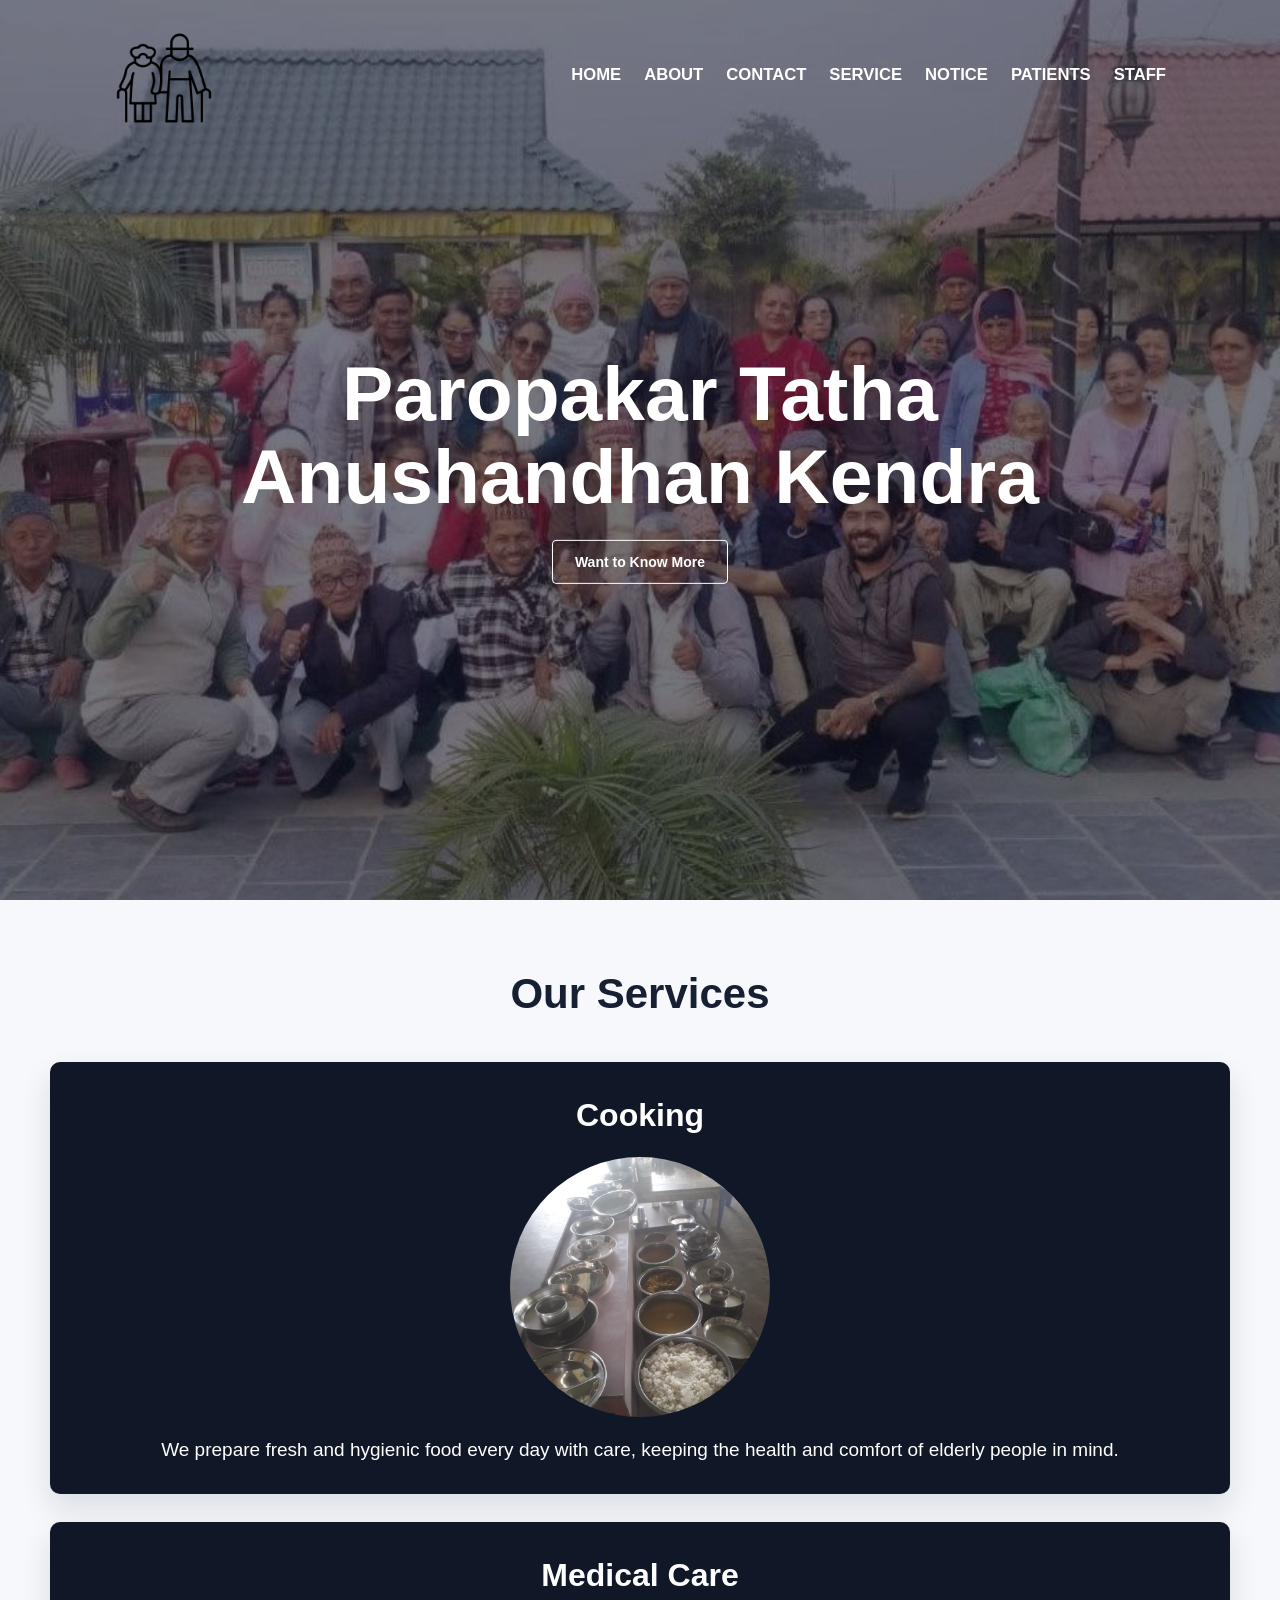
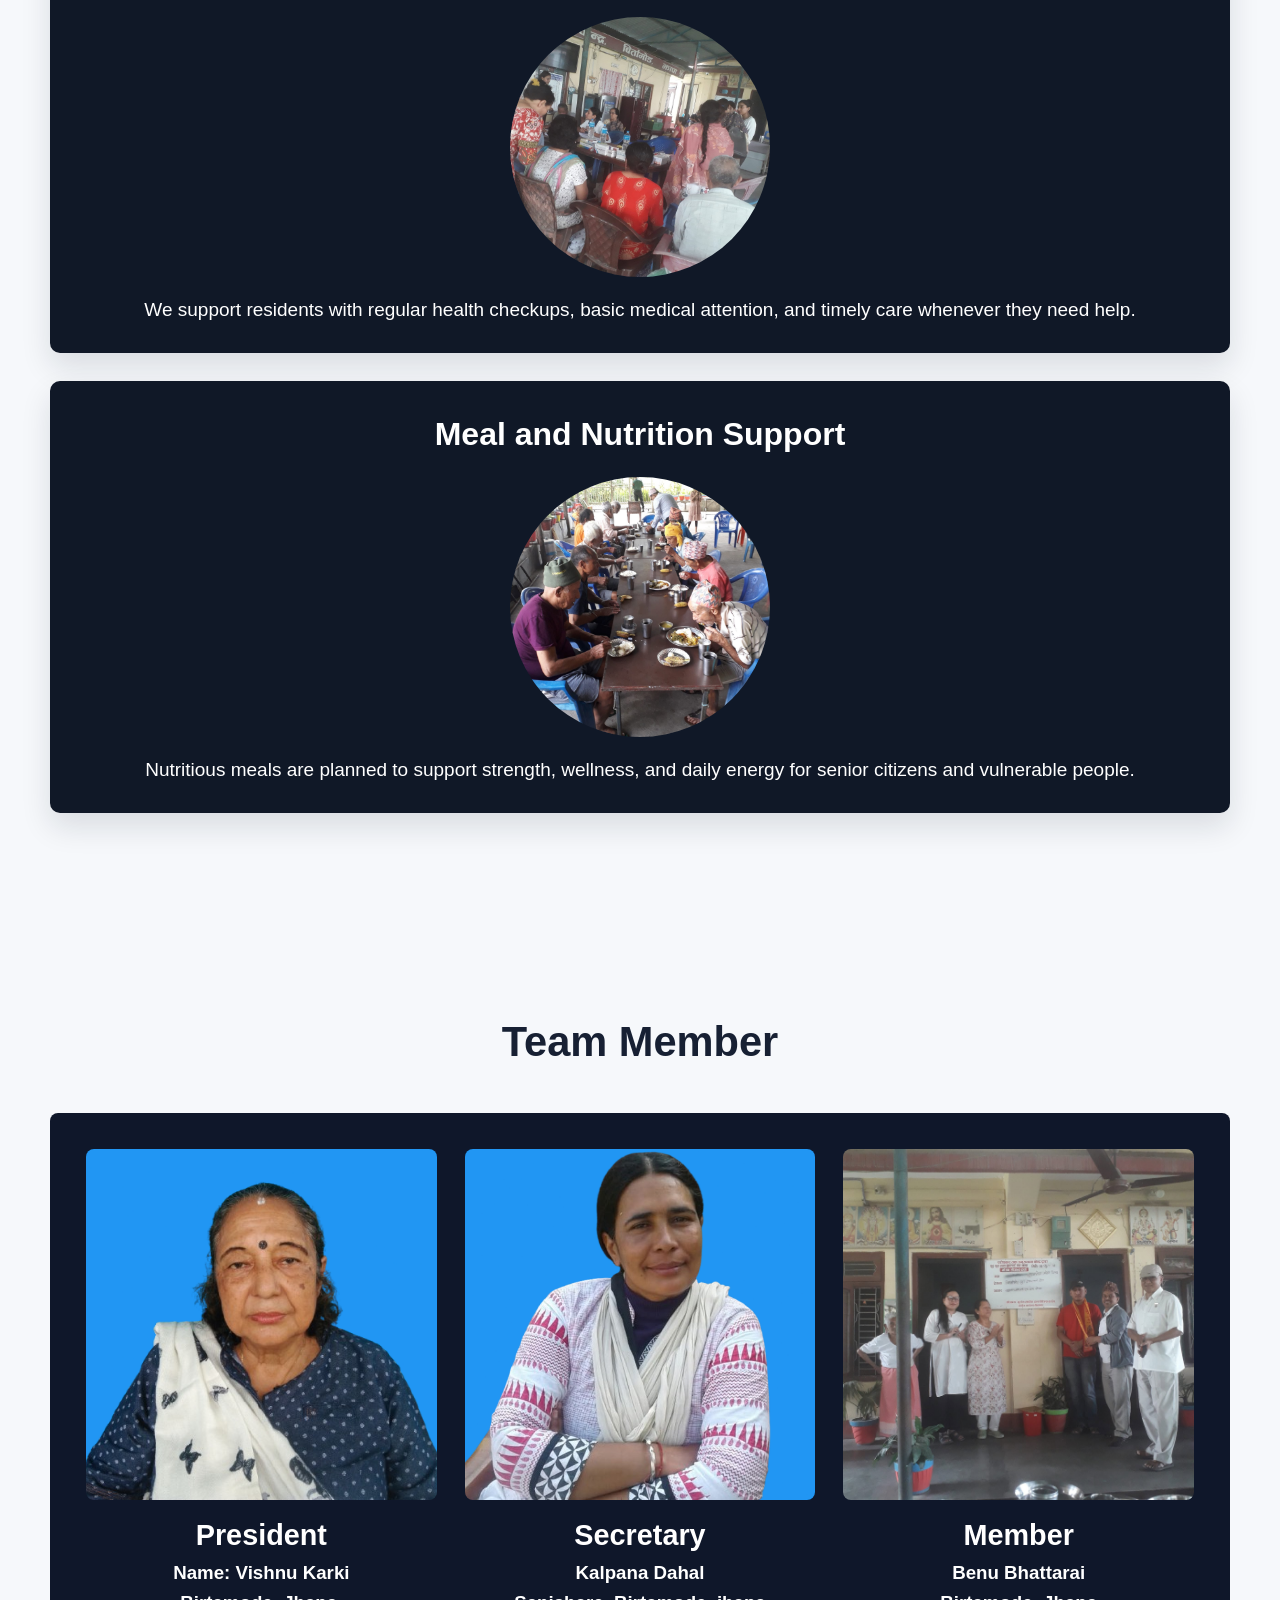
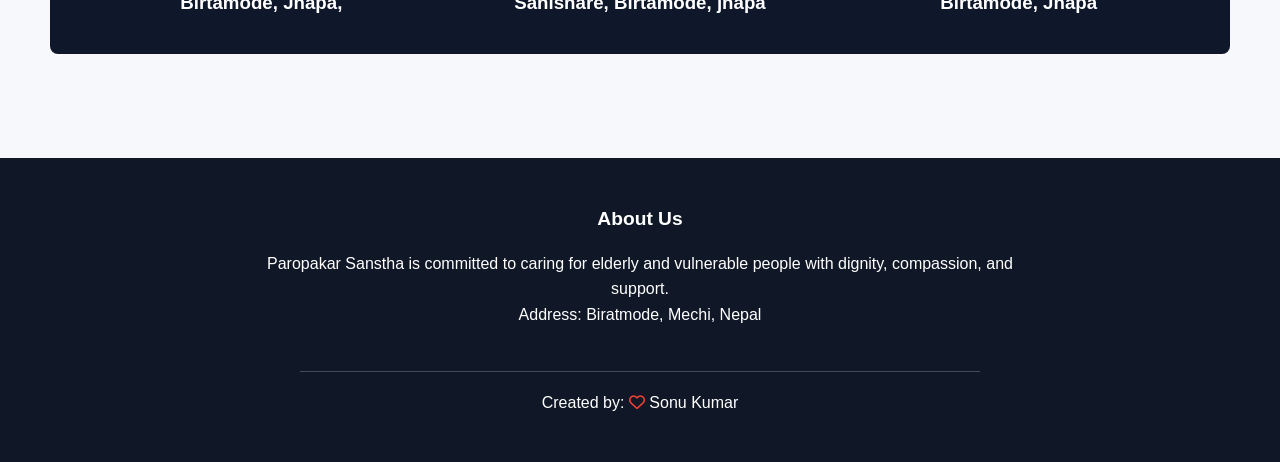
<file: index.html>
<!DOCTYPE html>
<html lang="en">

<head>
    <meta charset="UTF-8">
    <meta name="viewport" content="width=device-width, initial-scale=1.0">
    <title>Paropakar sanstha </title>
    <link rel="stylesheet" href="css/style.css">
    <link rel="preconnect" href="https://fonts.googleapis.com">
    <link rel="stylesheet" href="https://cdn.jsdelivr.net/npm/@fortawesome/fontawesome-free@6.6.0/css/all.min.css">
</head>



<body>
    <!-- <h1>hello how are you </h1> -->
    <section class="header">
        <div class="carousel-slide">
            <img src="images/1.jpg" alt="Paropakar group gathering" class="active">
            <img src="images/2.jpg" alt="Paropakar care activity">
            <img src="images/3.jpg" alt="Paropakar community support">
        </div>

        <nav>
            <a href="index.html"><img src="images/old.png" alt=""></a>
            <div class="nav-links" id="navLinks">
                <i class="fa fa-window-close" onclick="hideMenu()"></i>
                <ul>
                    <li><a href="index.html">HOME</a></li>
                    <li><a href="pages/about.html">ABOUT</a></li>
                    <li><a href="pages/contact.html">CONTACT</a></li>
                    <li><a href="pages/services.html">SERVICE</a></li>
                    <li><a href="pages/notice-period.html">NOTICE</a></li>
                    <li><a href="pages/patients-people.html">PATIENTS</a></li>
                    <li><a href="pages/staff.html">STAFF</a></li>
                </ul>
            </div>
            <i class="fa fa-bars" onclick="showMenu()"></i>
        </nav>


        <div class="text-box">
            <h1>Paropakar Tatha Anushandhan Kendra</h1>

            <div id="moreDetails" style="display:none;">
                <p>We provide care, shelter, medical support, and compassionate services for
                    senior citizens and
                    vulnerable people. Our mission is to create a safe and respectful home for those who need support
                    and dignity.</p>
            </div>
            <a href="#" class="hero-btn" onclick="toggleDetails(event)">Want to Know More</a>

        </div>

    </section>

    <!-- our temp members  -->
    <section class="member">

        <h1>Our Services</h1>

        <div class="row">
            <div class="member-col">
                <h1>Cooking</h1>
                <img src="photos/food1.jpg" alt="Fresh food prepared for residents">
                <p>We prepare fresh and hygienic food every day with care, keeping the health and comfort of elderly
                    people in mind.</p>
            </div>


            <div class="row">
                <div class="member-col">
                    <h1>Medical Care</h1>
                    <!-- <img src="images/old.png" height="62" width="62"> -->
                    <img src="photos/medicalcare.jpg" alt="Medical care support">
                    <p>We support residents with regular health checkups, basic medical attention, and timely care
                        whenever
                        they need help.</p>
                </div>
                <div class="member-col">
                    <h1>Meal and Nutrition Support</h1>
                    <!-- <img src="images/old.png" height="62" width="62"> -->
                    <img src="photos/eating.jpg" alt="Residents receiving meal support">
                    <p>Nutritious meals are planned to support strength, wellness, and daily energy for senior citizens
                        and
                        vulnerable people.</p>
                </div>
            </div>
    </section>

    <section class="team-member">

        <h1>Team Member</h1>
        <div class="team-member-div">
            <div class="team-grid">
                <div class="team-card">
                    <img src="photos/vishnu.png" alt="President Vishnu">
                    <p>President</p>
                    <h3>Name: Vishnu Karki</h3>
                    <h3>Birtamode, Jhapa,</h3>
                </div>
                <div class="team-card">
                    <img src="photos/kalpana.png" alt="Secretary Kalpana">
                    <p>Secretary</p>
                    <h3>Kalpana Dahal</h3>
                    <h3>Sanishare, Birtamode, jhapa</h3>

                </div>
                <div class="team-card">
                    <img src="photos/sewa.jpg" alt="Team member">
                    <p>Member</p>
                    <h3>Benu Bhattarai</h3>
                    <h3>Birtamode, Jhapa</h3>
                </div>
            </div>
        </div>


    </section>


    <section class="campus">



    </section>

    <section class="footer">
        <h4>About Us</h4>
        <p>Paropakar Sanstha is committed to caring for elderly and vulnerable people with dignity, compassion, and
            support. <br>
            Address: Biratmode, Mechi, Nepal
        </p>
        <br>
        <hr>
        <p>Created by: <i class="fa-regular fa-heart"></i> Sonu Kumar</p>
    </section>



    <!-- Javascript script lies here  -->
    <script>
        var navLinks = document.getElementById("navLinks");
        // function for showMenu 
        function showMenu() {
            navLinks.style.right = "0"
        }

        function hideMenu() {
            navLinks.style.right = "-280px"

        }

        function toggleDetails(event) {
            event.preventDefault();
            var details = document.getElementById("moreDetails");
            details.style.display = (details.style.display === "block") ? "none" : "block";
        }

        let slideIndex = 0;
        const slides = document.querySelectorAll('.carousel-slide img');

        function showNextSlide() {
            slides.forEach((slide, index) => {
                slide.classList.toggle('active', index === slideIndex);
            });
            slideIndex = (slideIndex + 1) % slides.length;
        }

        if (slides.length > 0) {
            setInterval(showNextSlide, 4000);
        }
    </script>

</body>

</html>
</file>
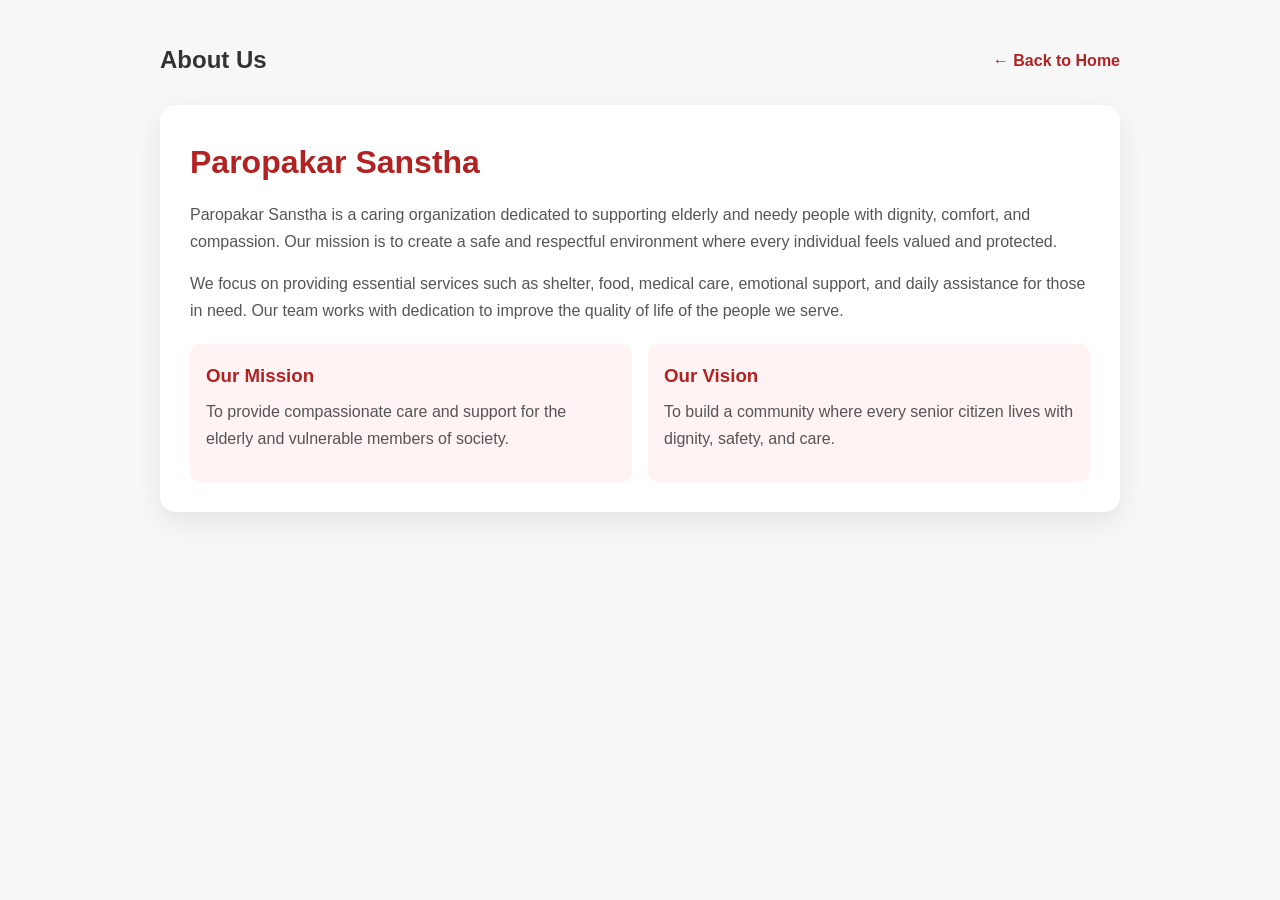
<file: pages/about.html>
<!DOCTYPE html>
<html lang="en">

<head>
    <meta charset="UTF-8">
    <meta name="viewport" content="width=device-width, initial-scale=1.0">
    <title>About Us | Paropakar Sanstha</title>
    <style>
        * {
            box-sizing: border-box;
            margin: 0;
            padding: 0;
            font-family: Arial, sans-serif;
        }

        body {
            background: #f7f7f7;
            color: #333;
            line-height: 1.7;
        }

        .page {
            max-width: 1000px;
            margin: 0 auto;
            padding: 40px 20px 60px;
        }

        .topbar {
            display: flex;
            justify-content: space-between;
            align-items: center;
            margin-bottom: 24px;
        }

        .topbar a {
            text-decoration: none;
            color: #b22222;
            font-weight: bold;
        }

        .card {
            background: #fff;
            border-radius: 16px;
            padding: 30px;
            box-shadow: 0 10px 28px rgba(0, 0, 0, 0.08);
        }

        .card h1 {
            color: #b22222;
            margin-bottom: 12px;
            font-size: 32px;
        }

        .card p {
            margin-bottom: 14px;
            color: #555;
        }

        .highlights {
            display: grid;
            grid-template-columns: repeat(2, 1fr);
            gap: 16px;
            margin-top: 20px;
        }

        .highlights div {
            background: #fff3f3;
            padding: 16px;
            border-radius: 10px;
        }

        .highlights h3 {
            margin-bottom: 6px;
            color: #b22222;
        }

        @media (max-width: 768px) {
            .page {
                padding: 24px 14px 44px;
            }

            .topbar {
                align-items: flex-start;
                flex-direction: column;
                gap: 8px;
            }

            .card {
                padding: 22px 16px;
                border-radius: 10px;
            }

            .card h1 {
                font-size: 28px;
                line-height: 1.2;
            }

            .highlights {
                grid-template-columns: 1fr;
            }
        }
    </style>
</head>

<body>
    <div class="page">
        <div class="topbar">
            <h2>About Us</h2>
            <a href="../index.html">&larr; Back to Home</a>
        </div>

        <div class="card">
            <h1>Paropakar Sanstha</h1>
            <p>Paropakar Sanstha is a caring organization dedicated to supporting elderly and needy people with dignity,
                comfort, and compassion. Our mission is to create a safe and respectful environment where every
                individual feels valued and protected.</p>
            <p>We focus on providing essential services such as shelter, food, medical care, emotional support, and
                daily assistance for those in need. Our team works with dedication to improve the quality of life of the
                people we serve.</p>

            <div class="highlights">
                <div>
                    <h3>Our Mission</h3>
                    <p>To provide compassionate care and support for the elderly and vulnerable members of society.</p>
                </div>
                <div>
                    <h3>Our Vision</h3>
                    <p>To build a community where every senior citizen lives with dignity, safety, and care.</p>
                </div>
            </div>
        </div>
    </div>
</body>

</html>
</file>
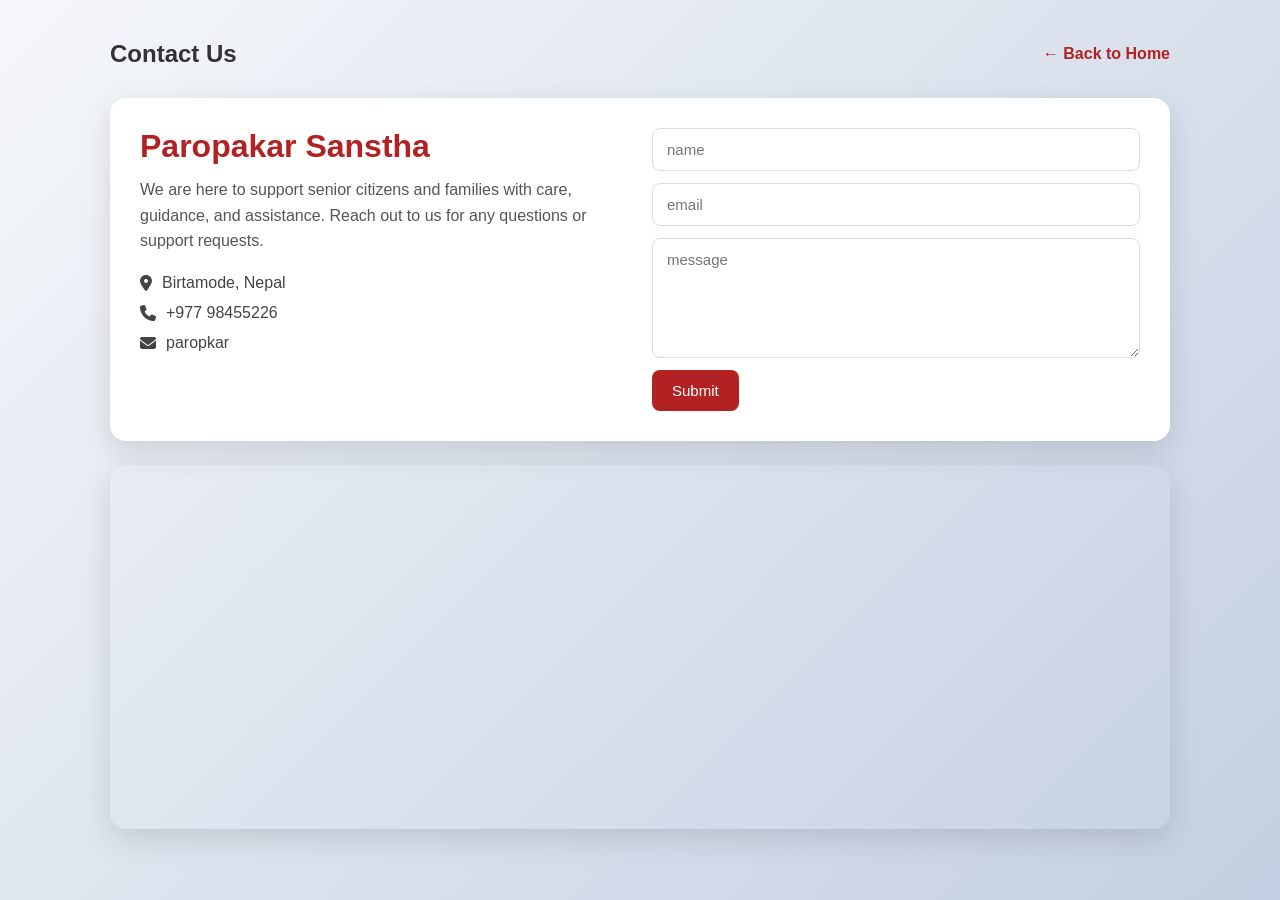
<file: pages/contact.html>
<!DOCTYPE html>
<html lang="en">

<head>
    <meta charset="UTF-8">
    <meta name="viewport" content="width=device-width, initial-scale=1.0">
    <title>Contact Us | Paropakar Sanstha</title>
    <link rel="stylesheet" href="https://cdn.jsdelivr.net/npm/@fortawesome/fontawesome-free@6.6.0/css/all.min.css">
    <style>
        * {
            box-sizing: border-box;
            margin: 0;
            padding: 0;
            font-family: Arial, sans-serif;
        }

        body {
            background: linear-gradient(135deg, #f5f7fa, #c3cfe2);
            color: #333;
            min-height: 100vh;
        }

        .page {
            max-width: 1100px;
            margin: 0 auto;
            padding: 40px 20px 60px;
        }

        .topbar {
            display: flex;
            justify-content: space-between;
            align-items: center;
            margin-bottom: 30px;
        }

        .topbar a {
            text-decoration: none;
            color: #b22222;
            font-weight: bold;
        }

        .contact-card {
            display: grid;
            grid-template-columns: 1fr 1fr;
            gap: 24px;
            background: #fff;
            border-radius: 16px;
            padding: 30px;
            box-shadow: 0 10px 30px rgba(0, 0, 0, 0.12);
        }

        .info h1 {
            font-size: 32px;
            margin-bottom: 12px;
            color: #b22222;
        }

        .info p {
            margin-bottom: 16px;
            line-height: 1.6;
            color: #555;
        }

        .details {
            display: flex;
            flex-direction: column;
            gap: 12px;
            margin-top: 20px;
        }

        .details div {
            display: flex;
            align-items: center;
            gap: 10px;
            color: #444;
        }

        form {
            display: flex;
            flex-direction: column;
            gap: 12px;
        }

        form input,
        form textarea {
            width: 100%;
            padding: 12px 14px;
            border: 1px solid #ddd;
            border-radius: 8px;
            font-size: 15px;
        }

        form textarea {
            min-height: 120px;
            resize: vertical;
        }

        button {
            width: fit-content;
            padding: 12px 20px;
            border: none;
            border-radius: 8px;
            background: #b22222;
            color: #fff;
            cursor: pointer;
            font-size: 15px;
        }

        button:hover {
            background: #8f1919;
        }

        @media (max-width: 768px) {
            .page {
                padding: 24px 14px 44px;
            }

            .topbar {
                align-items: flex-start;
                flex-direction: column;
                gap: 8px;
            }

            .contact-card {
                padding: 22px 16px;
                border-radius: 10px;
            }

            .contact-card {
                grid-template-columns: 1fr;
            }

            .info h1 {
                font-size: 28px;
            }

            button {
                width: 100%;
            }
        }
    </style>
</head>

<body>
    <div class="page">
        <div class="topbar">
            <h2>Contact Us</h2>
            <a href="../index.html">&larr; Back to Home</a>
        </div>

        <div class="contact-card">
            <div class="info">
                <h1>Paropakar Sanstha</h1>
                <p>We are here to support senior citizens and families with care, guidance, and assistance. Reach out to
                    us for any questions or support requests.</p>

                <div class="details">
                    <div><i class="fa-solid fa-location-dot"></i> <span>Birtamode, Nepal</span></div>
                    <div><i class="fa-solid fa-phone"></i> <span>+977 98455226</span></div>
                    <div><i class="fa-solid fa-envelope"></i> <span>paropkar</span></div>
                </div>
            </div>

            <form id="form" action="https://api.web3forms.com/submit" method="POST">
                <input type="hidden" name="access_key" value="e3a20ef6-8d07-4634-ad1c-518a09204441">
                <input type="text" placeholder="name" name="name" required>
                <input type="email" placeholder="email" name="email" required>
                <textarea name="message" placeholder="message" required></textarea>
                <button type="submit">Submit</button>
            </form>
        </div>

        <div style="margin-top: 24px; border-radius: 16px; overflow: hidden; box-shadow: 0 10px 30px rgba(0,0,0,0.12);">
            <iframe
                src="https://www.google.com/maps/embed?pb=!1m14!1m8!1m3!1d7132.732744082204!2d87.98944342750853!3d26.636749607570408!3m2!1i1024!2i768!4f13.1!3m3!1m2!1s0x39e5bb82ddd53e75%3A0x3573d0379745b115!2sParopakar%20Tatha%20Anusandhan%20Kendra!5e0!3m2!1sen!2snp!4v1783149695167!5m2!1sen!2snp%22%20width=%22600%22%20height=%22450%22%20style=%22border:0;%22%20allowfullscreen=%22%22%20loading=%22lazy%22%20referrerpolicy=%22strict-origin-when-cross-origin"
                width="100%" height="360" style="border:0;" loading="lazy" referrerpolicy="no-referrer-when-downgrade"
                title="Paropakar Sanstha location">
            </iframe>
        </div>
    </div>
    <script>
        const form = document.getElementById('form');
        const submitBtn = form.querySelector('button[type="submit"]');

        form.addEventListener('submit', async (e) => {
            e.preventDefault();

            const formData = new FormData(form);
            formData.append("access_key", "e3a20ef6-8d07-4634-ad1c-518a09204441");

            const originalText = submitBtn.textContent;

            submitBtn.textContent = "Sending...";
            submitBtn.disabled = true;

            try {
                const response = await fetch("https://api.web3forms.com/submit", {
                    method: "POST",
                    body: formData
                });

                const data = await response.json();

                if (response.ok) {
                    alert("Success! Your message has been sent.");
                    form.reset();
                } else {
                    alert("Error: " + data.message);
                }

            } catch (error) {
                alert("Something went wrong. Please try again.");
            } finally {
                submitBtn.textContent = originalText;
                submitBtn.disabled = false;
            }
        });
    </script>
</body>


</html>
</file>
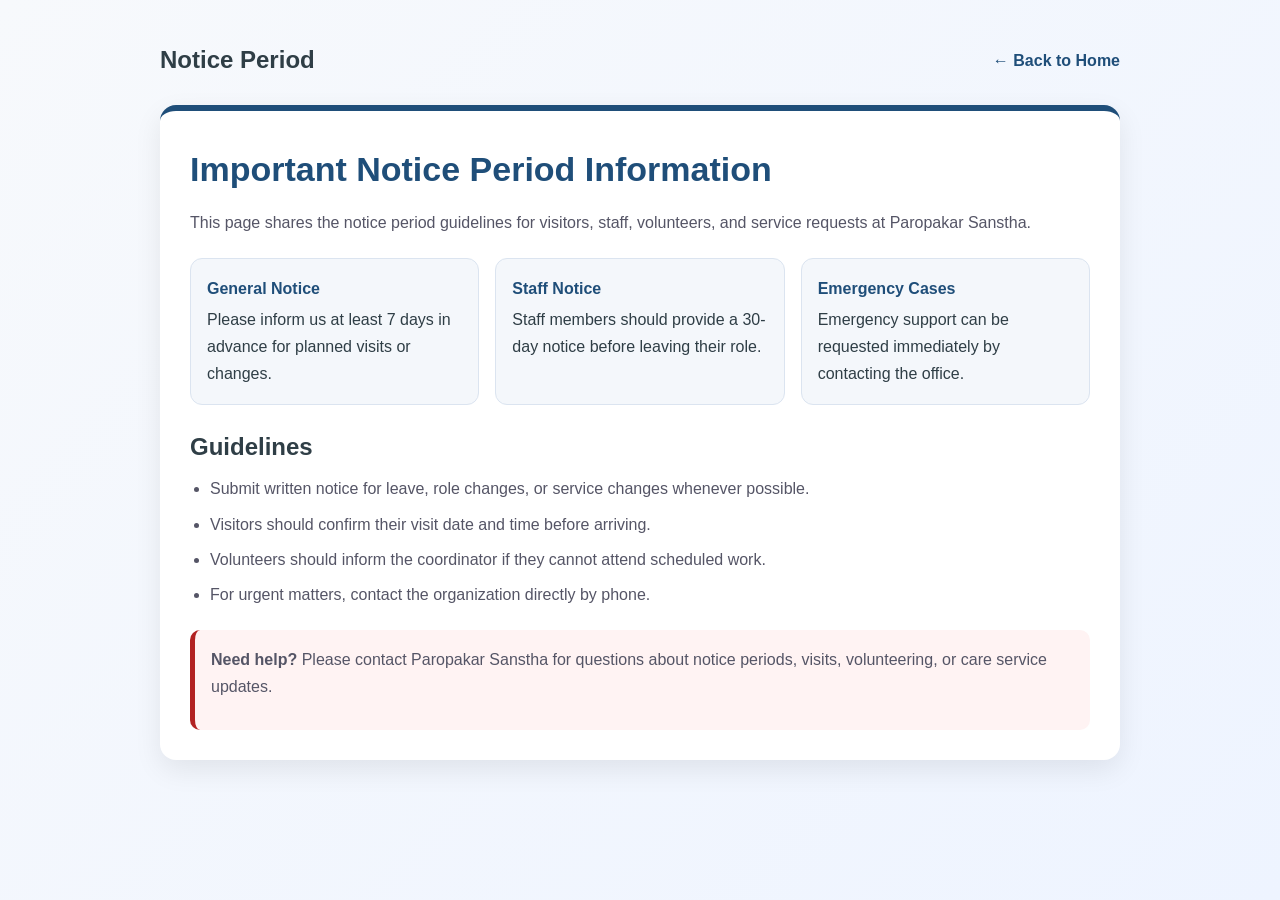
<file: pages/notice-period.html>
<!DOCTYPE html>
<html lang="en">

<head>
    <meta charset="UTF-8">
    <meta name="viewport" content="width=device-width, initial-scale=1.0">
    <title>Notice Period | Paropakar Sanstha</title>
    <style>
        * {
            box-sizing: border-box;
            margin: 0;
            padding: 0;
            font-family: Arial, sans-serif;
        }

        body {
            background: linear-gradient(135deg, #f7f9fc, #eef4ff);
            color: #2f3e46;
            line-height: 1.7;
            min-height: 100vh;
        }

        .page {
            max-width: 1000px;
            margin: 0 auto;
            padding: 40px 20px 60px;
        }

        .topbar {
            display: flex;
            justify-content: space-between;
            align-items: center;
            gap: 16px;
            margin-bottom: 24px;
        }

        .topbar a {
            text-decoration: none;
            color: #1f4e79;
            font-weight: bold;
        }

        .notice-card {
            background: #fff;
            border-radius: 16px;
            padding: 30px;
            box-shadow: 0 10px 28px rgba(0, 0, 0, 0.08);
            border-top: 6px solid #1f4e79;
        }

        .notice-card h1 {
            color: #1f4e79;
            font-size: 34px;
            margin-bottom: 10px;
        }

        .notice-card p {
            color: #556;
            margin-bottom: 14px;
        }

        .notice-info {
            display: grid;
            grid-template-columns: repeat(3, 1fr);
            gap: 16px;
            margin: 22px 0;
        }

        .info-box {
            background: #f4f7fb;
            border: 1px solid #dbe4f0;
            border-radius: 12px;
            padding: 16px;
        }

        .info-box strong {
            display: block;
            color: #1f4e79;
            margin-bottom: 4px;
        }

        .notice-list {
            padding-left: 20px;
            color: #556;
            margin-top: 8px;
        }

        .notice-list li {
            margin-bottom: 8px;
        }

        .contact-note {
            margin-top: 22px;
            padding: 16px;
            border-left: 5px solid #b22222;
            background: #fff3f3;
            border-radius: 10px;
        }

        @media (max-width: 768px) {
            .page {
                padding: 24px 14px 44px;
            }

            .topbar {
                align-items: flex-start;
                flex-direction: column;
            }

            .notice-card {
                padding: 22px 16px;
                border-radius: 10px;
            }

            .notice-info {
                grid-template-columns: 1fr;
            }

            .notice-card h1 {
                font-size: 28px;
            }
        }
    </style>
</head>

<body>
    <div class="page">
        <div class="topbar">
            <h2>Notice Period</h2>
            <a href="../index.html">&larr; Back to Home</a>
        </div>

        <div class="notice-card">
            <h1>Important Notice Period Information</h1>
            <p>This page shares the notice period guidelines for visitors, staff, volunteers, and service requests at
                Paropakar Sanstha.</p>

            <div class="notice-info">
                <div class="info-box">
                    <strong>General Notice</strong>
                    <span>Please inform us at least 7 days in advance for planned visits or changes.</span>
                </div>
                <div class="info-box">
                    <strong>Staff Notice</strong>
                    <span>Staff members should provide a 30-day notice before leaving their role.</span>
                </div>
                <div class="info-box">
                    <strong>Emergency Cases</strong>
                    <span>Emergency support can be requested immediately by contacting the office.</span>
                </div>
            </div>

            <h2>Guidelines</h2>
            <ul class="notice-list">
                <li>Submit written notice for leave, role changes, or service changes whenever possible.</li>
                <li>Visitors should confirm their visit date and time before arriving.</li>
                <li>Volunteers should inform the coordinator if they cannot attend scheduled work.</li>
                <li>For urgent matters, contact the organization directly by phone.</li>
            </ul>

            <div class="contact-note">
                <p><strong>Need help?</strong> Please contact Paropakar Sanstha for questions about notice periods,
                    visits, volunteering, or care service updates.</p>
            </div>
        </div>
    </div>
</body>

</html>
</file>
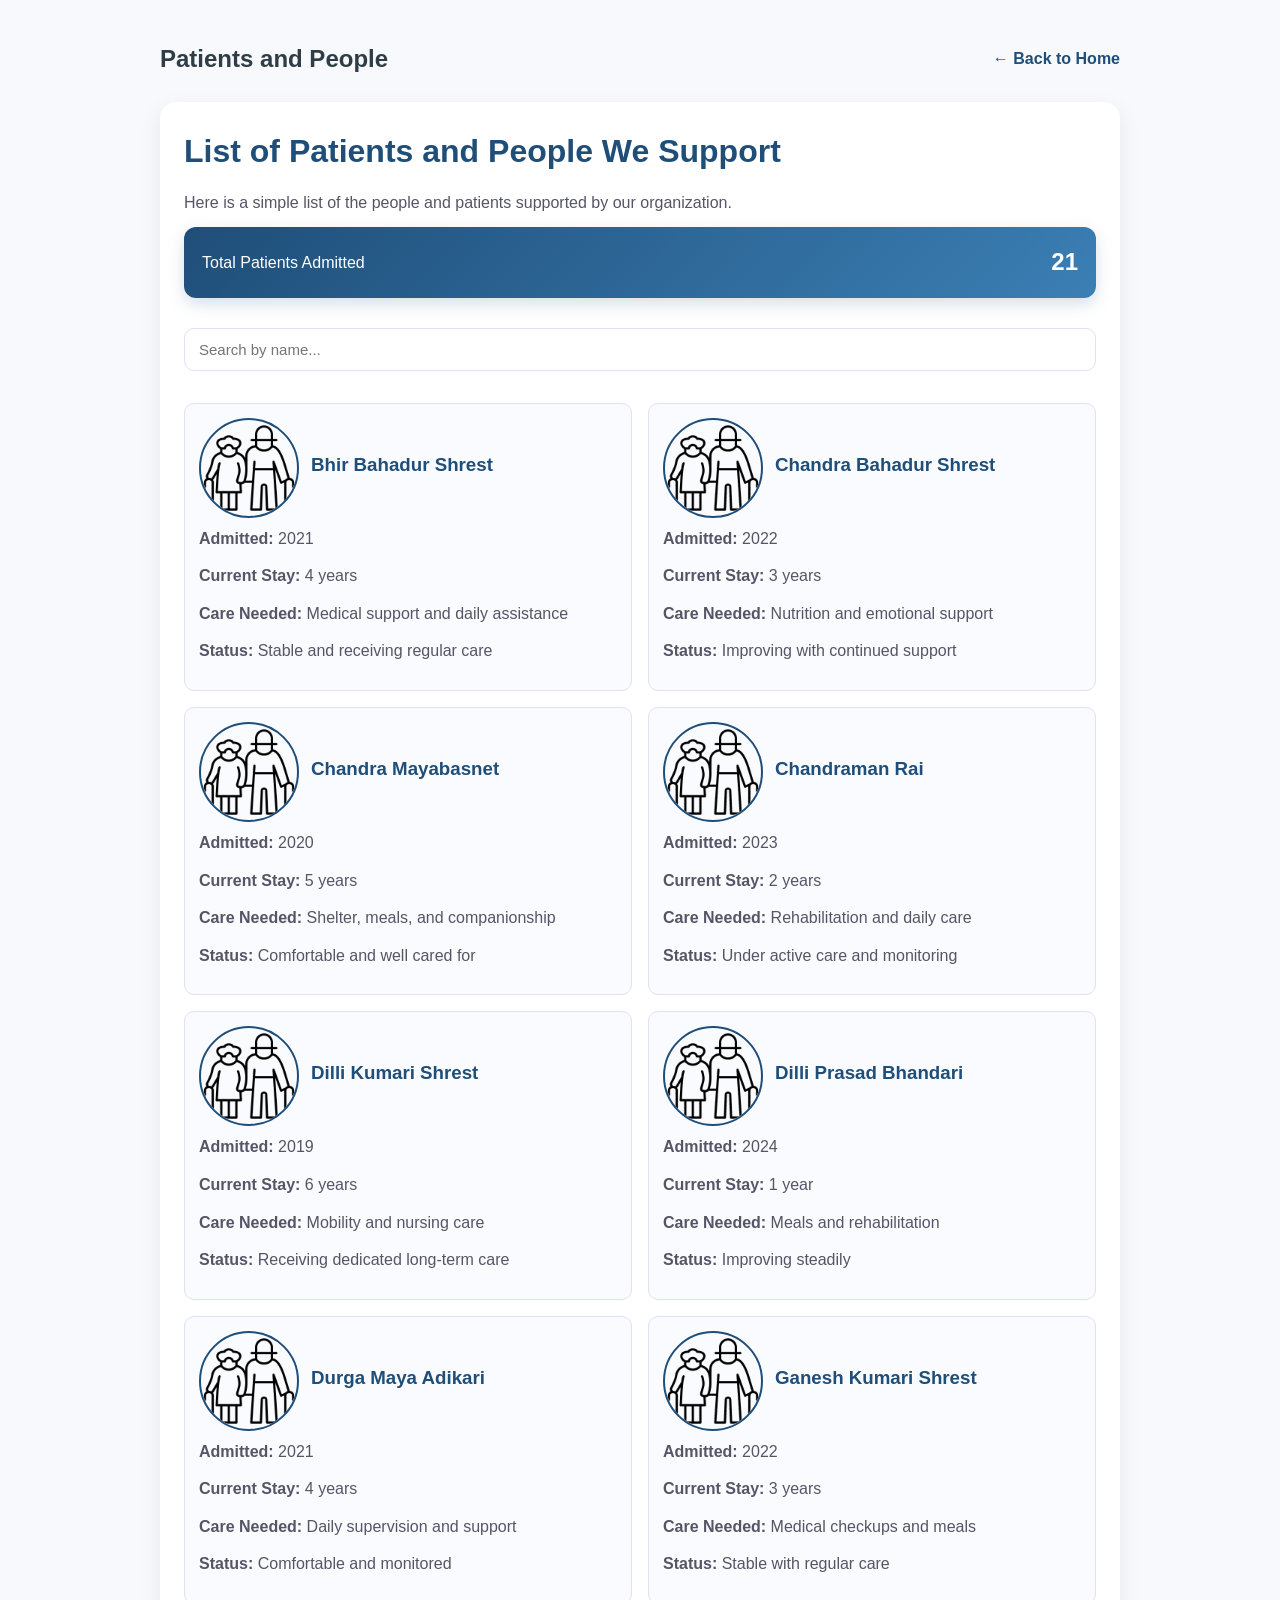
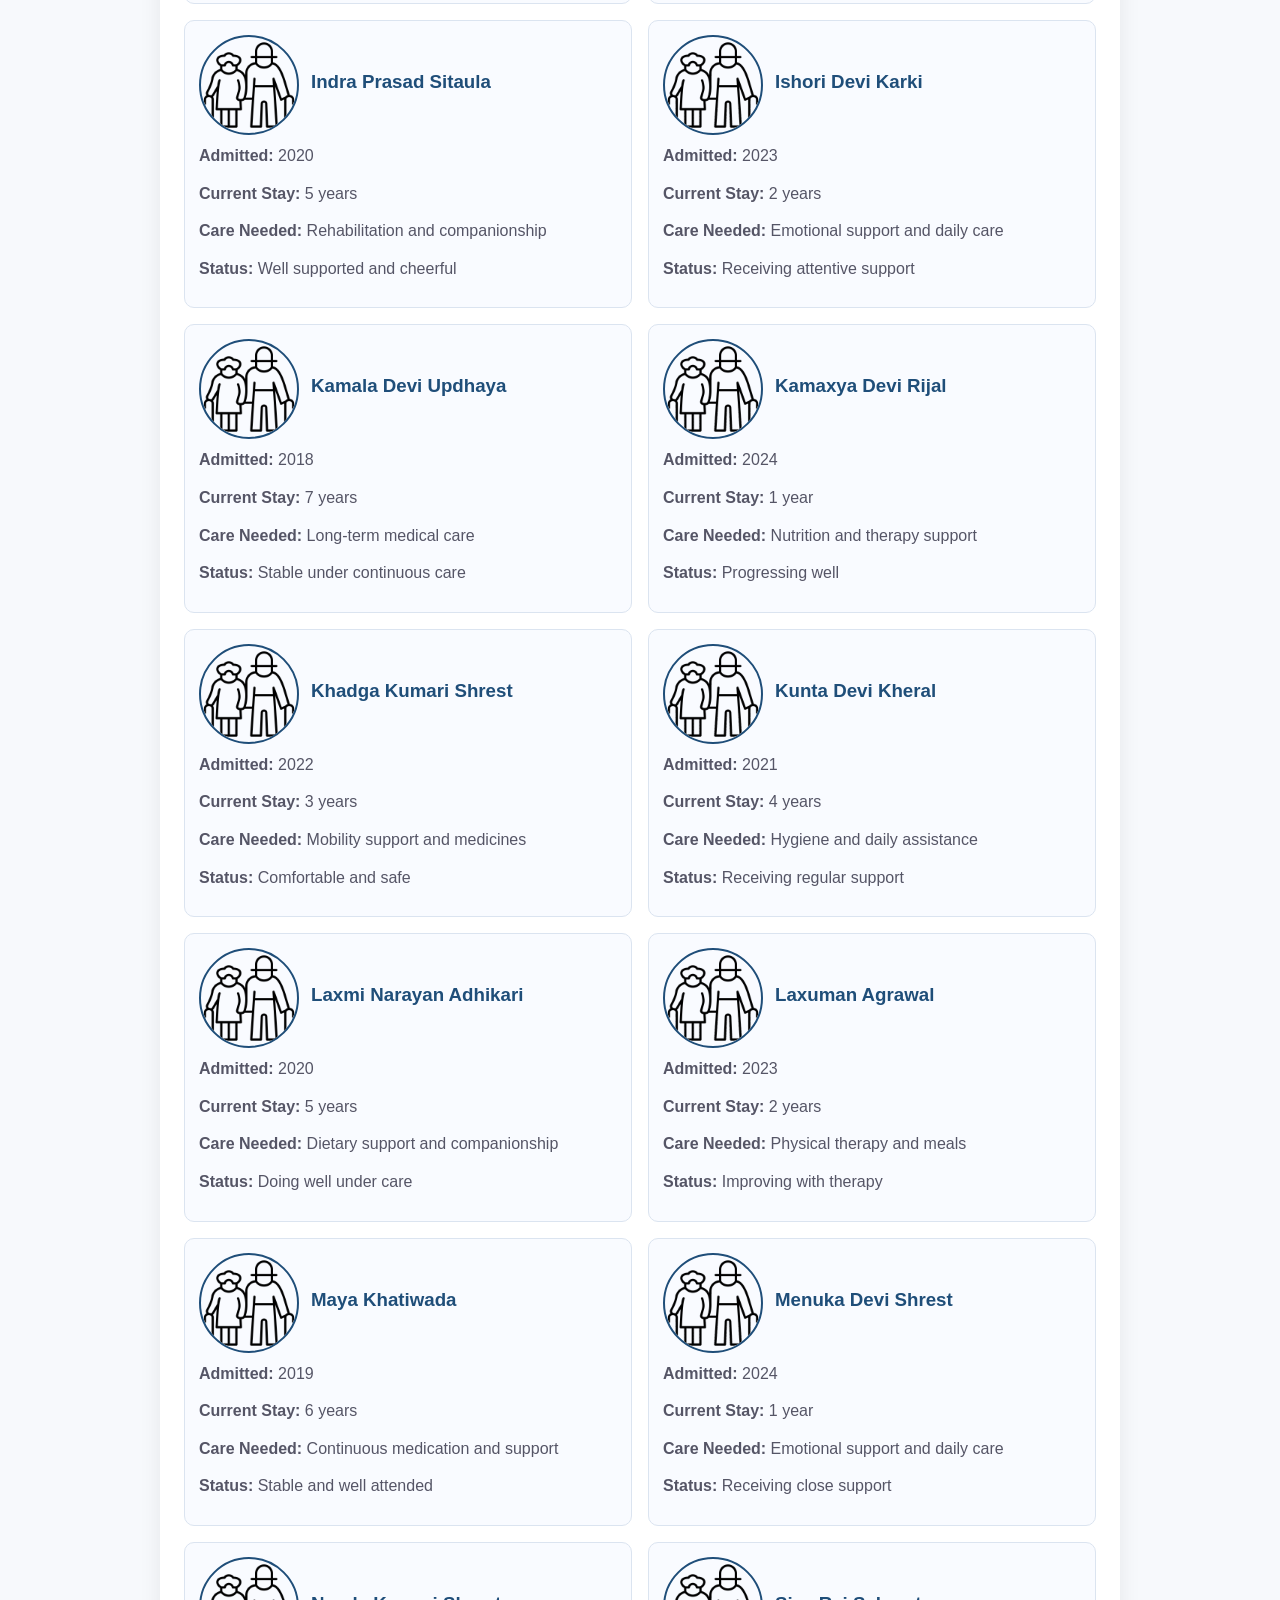
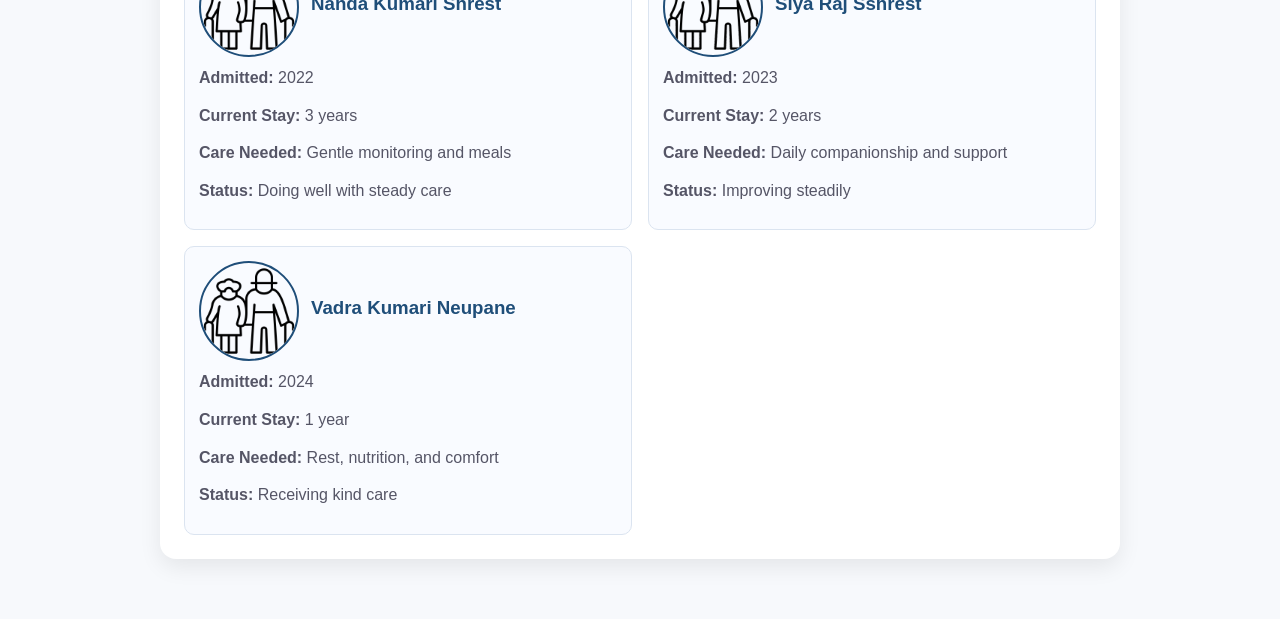
<file: pages/patients-people.html>
<!DOCTYPE html>
<html lang="en">

<head>
    <meta charset="UTF-8">
    <meta name="viewport" content="width=device-width, initial-scale=1.0">
    <title>Patients and People | Paropakar Sanstha</title>
    <style>
        * {
            box-sizing: border-box;
            margin: 0;
            padding: 0;
            font-family: Arial, sans-serif;
        }

        body {
            background: #f7f9fc;
            color: #2f3e46;
            line-height: 1.6;
        }

        .page {
            max-width: 1000px;
            margin: 0 auto;
            padding: 40px 20px 60px;
        }

        .topbar {
            display: flex;
            justify-content: space-between;
            align-items: center;
            margin-bottom: 24px;
        }

        .topbar a {
            text-decoration: none;
            color: #1f4e79;
            font-weight: bold;
        }

        .card {
            background: #fff;
            border-radius: 16px;
            padding: 24px;
            box-shadow: 0 8px 22px rgba(0, 0, 0, 0.08);
        }

        .card h1 {
            color: #1f4e79;
            margin-bottom: 12px;
        }

        .card p {
            margin-bottom: 12px;
            color: #556;
        }

        .search-box {
            width: 100%;
            padding: 12px 14px;
            margin: 12px 0 16px;
            border: 1px solid #dbe4f0;
            border-radius: 10px;
            font-size: 15px;
        }

        .summary-box {
            background: linear-gradient(135deg, #1f4e79, #3b7fb4);
            color: white;
            padding: 16px 18px;
            border-radius: 12px;
            margin: 12px 0 18px;
            display: flex;
            justify-content: space-between;
            align-items: center;
            box-shadow: 0 6px 16px rgba(31, 78, 121, 0.18);
        }

        .summary-box strong {
            font-size: 24px;
        }

        .list {
            display: grid;
            grid-template-columns: repeat(2, 1fr);
            gap: 16px;
            margin-top: 16px;
        }

        .item {
            border: 1px solid #dbe4f0;
            border-radius: 10px;
            padding: 14px;
            background: #f9fbff;
        }

        .item h3 {
            color: #1f4e79;
            margin-bottom: 6px;
        }

        .item img {
            width: 100px !important;
            height: 100px !important;
            border-radius: 50%;
            object-fit: cover;
            border: 2px solid #1f4e79;
            flex-shrink: 0;
            transition: transform 0.25s ease, width 0.25s ease, height 0.25s ease;
        }

        .item:hover img {
            width: 132px !important;
            height: 132px !important;
            transform: scale(1.04);
            box-shadow: 0 8px 18px rgba(31, 78, 121, 0.2);
        }

        @media (max-width: 768px) {
            .page {
                padding: 24px 14px 44px;
            }

            .topbar {
                align-items: flex-start;
                flex-direction: column;
                gap: 8px;
            }

            .card {
                padding: 20px 14px;
                border-radius: 10px;
            }

            .summary-box {
                align-items: flex-start;
                flex-direction: column;
                gap: 4px;
            }

            .list {
                grid-template-columns: 1fr;
            }

            .item:hover img {
                width: 100px !important;
                height: 100px !important;
                transform: none;
            }
        }
    </style>
</head>

<body>
    <div class="page">
        <div class="topbar">
            <h2>Patients and People</h2>
            <a href="../index.html">&larr; Back to Home</a>
        </div>

        <div class="card">
            <h1>List of Patients and People We Support</h1>
            <p>Here is a simple list of the people and patients supported by our organization.</p>
            <div class="summary-box">
                <span>Total Patients Admitted</span>
                <strong id="totalCount">0</strong>
            </div>
            <input type="text" id="searchInput" class="search-box" placeholder="Search by name...">

            <div class="list" id="peopleList">
                <div class="item">
                    <div style="display:flex; align-items:center; gap:12px; margin-bottom:8px;">
                        <img src="../images/old.png" alt="Profile picture"
                            style="width:48px; height:48px; border-radius:50%; object-fit:cover; border:2px solid #1f4e79;">
                        <h3>Bhir Bahadur Shrest</h3>
                    </div>
                    <p><strong>Admitted:</strong> 2021</p>
                    <p><strong>Current Stay:</strong> 4 years</p>
                    <p><strong>Care Needed:</strong> Medical support and daily assistance</p>
                    <p><strong>Status:</strong> Stable and receiving regular care</p>
                </div>
                <div class="item">
                    <div style="display:flex; align-items:center; gap:12px; margin-bottom:8px;">
                        <img src="../images/old.png" alt="Profile picture"
                            style="width:48px; height:48px; border-radius:50%; object-fit:cover; border:2px solid #1f4e79;">
                        <h3>Chandra Bahadur Shrest</h3>
                    </div>
                    <p><strong>Admitted:</strong> 2022</p>
                    <p><strong>Current Stay:</strong> 3 years</p>
                    <p><strong>Care Needed:</strong> Nutrition and emotional support</p>
                    <p><strong>Status:</strong> Improving with continued support</p>
                </div>
                <div class="item">
                    <div style="display:flex; align-items:center; gap:12px; margin-bottom:8px;">
                        <img src="../images/old.png" alt="Profile picture"
                            style="width:48px; height:48px; border-radius:50%; object-fit:cover; border:2px solid #1f4e79;">
                        <h3>Chandra Mayabasnet</h3>
                    </div>
                    <p><strong>Admitted:</strong> 2020</p>
                    <p><strong>Current Stay:</strong> 5 years</p>
                    <p><strong>Care Needed:</strong> Shelter, meals, and companionship</p>
                    <p><strong>Status:</strong> Comfortable and well cared for</p>
                </div>
                <div class="item">
                    <div style="display:flex; align-items:center; gap:12px; margin-bottom:8px;">
                        <img src="../images/old.png" alt="Profile picture"
                            style="width:48px; height:48px; border-radius:50%; object-fit:cover; border:2px solid #1f4e79;">
                        <h3>Chandraman Rai</h3>
                    </div>
                    <p><strong>Admitted:</strong> 2023</p>
                    <p><strong>Current Stay:</strong> 2 years</p>
                    <p><strong>Care Needed:</strong> Rehabilitation and daily care</p>
                    <p><strong>Status:</strong> Under active care and monitoring</p>
                </div>
                <div class="item">
                    <div style="display:flex; align-items:center; gap:12px; margin-bottom:8px;">
                        <img src="../images/old.png" alt="Profile picture"
                            style="width:48px; height:48px; border-radius:50%; object-fit:cover; border:2px solid #1f4e79;">
                        <h3>Dilli Kumari Shrest</h3>
                    </div>
                    <p><strong>Admitted:</strong> 2019</p>
                    <p><strong>Current Stay:</strong> 6 years</p>
                    <p><strong>Care Needed:</strong> Mobility and nursing care</p>
                    <p><strong>Status:</strong> Receiving dedicated long-term care</p>
                </div>
                <div class="item">
                    <div style="display:flex; align-items:center; gap:12px; margin-bottom:8px;">
                        <img src="../images/old.png" alt="Profile picture"
                            style="width:48px; height:48px; border-radius:50%; object-fit:cover; border:2px solid #1f4e79;">
                        <h3>Dilli Prasad Bhandari</h3>
                    </div>
                    <p><strong>Admitted:</strong> 2024</p>
                    <p><strong>Current Stay:</strong> 1 year</p>
                    <p><strong>Care Needed:</strong> Meals and rehabilitation</p>
                    <p><strong>Status:</strong> Improving steadily</p>
                </div>
                <div class="item">
                    <div style="display:flex; align-items:center; gap:12px; margin-bottom:8px;">
                        <img src="../images/old.png" alt="Profile picture"
                            style="width:48px; height:48px; border-radius:50%; object-fit:cover; border:2px solid #1f4e79;">
                        <h3>Durga Maya Adikari</h3>
                    </div>
                    <p><strong>Admitted:</strong> 2021</p>
                    <p><strong>Current Stay:</strong> 4 years</p>
                    <p><strong>Care Needed:</strong> Daily supervision and support</p>
                    <p><strong>Status:</strong> Comfortable and monitored</p>
                </div>
                <div class="item">
                    <div style="display:flex; align-items:center; gap:12px; margin-bottom:8px;">
                        <img src="../images/old.png" alt="Profile picture"
                            style="width:48px; height:48px; border-radius:50%; object-fit:cover; border:2px solid #1f4e79;">
                        <h3>Ganesh Kumari Shrest</h3>
                    </div>
                    <p><strong>Admitted:</strong> 2022</p>
                    <p><strong>Current Stay:</strong> 3 years</p>
                    <p><strong>Care Needed:</strong> Medical checkups and meals</p>
                    <p><strong>Status:</strong> Stable with regular care</p>
                </div>
                <div class="item">
                    <div style="display:flex; align-items:center; gap:12px; margin-bottom:8px;">
                        <img src="../images/old.png" alt="Profile picture"
                            style="width:48px; height:48px; border-radius:50%; object-fit:cover; border:2px solid #1f4e79;">
                        <h3>Indra Prasad Sitaula</h3>
                    </div>
                    <p><strong>Admitted:</strong> 2020</p>
                    <p><strong>Current Stay:</strong> 5 years</p>
                    <p><strong>Care Needed:</strong> Rehabilitation and companionship</p>
                    <p><strong>Status:</strong> Well supported and cheerful</p>
                </div>
                <div class="item">
                    <div style="display:flex; align-items:center; gap:12px; margin-bottom:8px;">
                        <img src="../images/old.png" alt="Profile picture"
                            style="width:48px; height:48px; border-radius:50%; object-fit:cover; border:2px solid #1f4e79;">
                        <h3>Ishori Devi Karki</h3>
                    </div>
                    <p><strong>Admitted:</strong> 2023</p>
                    <p><strong>Current Stay:</strong> 2 years</p>
                    <p><strong>Care Needed:</strong> Emotional support and daily care</p>
                    <p><strong>Status:</strong> Receiving attentive support</p>
                </div>
                <div class="item">
                    <div style="display:flex; align-items:center; gap:12px; margin-bottom:8px;">
                        <img src="../images/old.png" alt="Profile picture"
                            style="width:48px; height:48px; border-radius:50%; object-fit:cover; border:2px solid #1f4e79;">
                        <h3>Kamala Devi Updhaya</h3>
                    </div>
                    <p><strong>Admitted:</strong> 2018</p>
                    <p><strong>Current Stay:</strong> 7 years</p>
                    <p><strong>Care Needed:</strong> Long-term medical care</p>
                    <p><strong>Status:</strong> Stable under continuous care</p>
                </div>
                <div class="item">
                    <div style="display:flex; align-items:center; gap:12px; margin-bottom:8px;">
                        <img src="../images/old.png" alt="Profile picture"
                            style="width:48px; height:48px; border-radius:50%; object-fit:cover; border:2px solid #1f4e79;">
                        <h3>Kamaxya Devi Rijal</h3>
                    </div>
                    <p><strong>Admitted:</strong> 2024</p>
                    <p><strong>Current Stay:</strong> 1 year</p>
                    <p><strong>Care Needed:</strong> Nutrition and therapy support</p>
                    <p><strong>Status:</strong> Progressing well</p>
                </div>
                <div class="item">
                    <div style="display:flex; align-items:center; gap:12px; margin-bottom:8px;">
                        <img src="../images/old.png" alt="Profile picture"
                            style="width:48px; height:48px; border-radius:50%; object-fit:cover; border:2px solid #1f4e79;">
                        <h3>Khadga Kumari Shrest</h3>
                    </div>
                    <p><strong>Admitted:</strong> 2022</p>
                    <p><strong>Current Stay:</strong> 3 years</p>
                    <p><strong>Care Needed:</strong> Mobility support and medicines</p>
                    <p><strong>Status:</strong> Comfortable and safe</p>
                </div>
                <div class="item">
                    <div style="display:flex; align-items:center; gap:12px; margin-bottom:8px;">
                        <img src="../images/old.png" alt="Profile picture"
                            style="width:48px; height:48px; border-radius:50%; object-fit:cover; border:2px solid #1f4e79;">
                        <h3>Kunta Devi Kheral</h3>
                    </div>
                    <p><strong>Admitted:</strong> 2021</p>
                    <p><strong>Current Stay:</strong> 4 years</p>
                    <p><strong>Care Needed:</strong> Hygiene and daily assistance</p>
                    <p><strong>Status:</strong> Receiving regular support</p>
                </div>
                <div class="item">
                    <div style="display:flex; align-items:center; gap:12px; margin-bottom:8px;">
                        <img src="../images/old.png" alt="Profile picture"
                            style="width:48px; height:48px; border-radius:50%; object-fit:cover; border:2px solid #1f4e79;">
                        <h3>Laxmi Narayan Adhikari</h3>
                    </div>
                    <p><strong>Admitted:</strong> 2020</p>
                    <p><strong>Current Stay:</strong> 5 years</p>
                    <p><strong>Care Needed:</strong> Dietary support and companionship</p>
                    <p><strong>Status:</strong> Doing well under care</p>
                </div>
                <div class="item">
                    <div style="display:flex; align-items:center; gap:12px; margin-bottom:8px;">
                        <img src="../images/old.png" alt="Profile picture"
                            style="width:48px; height:48px; border-radius:50%; object-fit:cover; border:2px solid #1f4e79;">
                        <h3>Laxuman Agrawal</h3>
                    </div>
                    <p><strong>Admitted:</strong> 2023</p>
                    <p><strong>Current Stay:</strong> 2 years</p>
                    <p><strong>Care Needed:</strong> Physical therapy and meals</p>
                    <p><strong>Status:</strong> Improving with therapy</p>
                </div>
                <div class="item">
                    <div style="display:flex; align-items:center; gap:12px; margin-bottom:8px;">
                        <img src="../images/old.png" alt="Profile picture"
                            style="width:48px; height:48px; border-radius:50%; object-fit:cover; border:2px solid #1f4e79;">
                        <h3>Maya Khatiwada</h3>
                    </div>
                    <p><strong>Admitted:</strong> 2019</p>
                    <p><strong>Current Stay:</strong> 6 years</p>
                    <p><strong>Care Needed:</strong> Continuous medication and support</p>
                    <p><strong>Status:</strong> Stable and well attended</p>
                </div>
                <div class="item">
                    <div style="display:flex; align-items:center; gap:12px; margin-bottom:8px;">
                        <img src="../images/old.png" alt="Profile picture"
                            style="width:48px; height:48px; border-radius:50%; object-fit:cover; border:2px solid #1f4e79;">
                        <h3>Menuka Devi Shrest</h3>
                    </div>
                    <p><strong>Admitted:</strong> 2024</p>
                    <p><strong>Current Stay:</strong> 1 year</p>
                    <p><strong>Care Needed:</strong> Emotional support and daily care</p>
                    <p><strong>Status:</strong> Receiving close support</p>
                </div>
                <div class="item">
                    <div style="display:flex; align-items:center; gap:12px; margin-bottom:8px;">
                        <img src="../images/old.png" alt="Profile picture"
                            style="width:48px; height:48px; border-radius:50%; object-fit:cover; border:2px solid #1f4e79;">
                        <h3>Nanda Kumari Shrest</h3>
                    </div>
                    <p><strong>Admitted:</strong> 2022</p>
                    <p><strong>Current Stay:</strong> 3 years</p>
                    <p><strong>Care Needed:</strong> Gentle monitoring and meals</p>
                    <p><strong>Status:</strong> Doing well with steady care</p>
                </div>
                <div class="item">
                    <div style="display:flex; align-items:center; gap:12px; margin-bottom:8px;">
                        <img src="../images/old.png" alt="Profile picture"
                            style="width:48px; height:48px; border-radius:50%; object-fit:cover; border:2px solid #1f4e79;">
                        <h3>Siya Raj Sshrest</h3>
                    </div>
                    <p><strong>Admitted:</strong> 2023</p>
                    <p><strong>Current Stay:</strong> 2 years</p>
                    <p><strong>Care Needed:</strong> Daily companionship and support</p>
                    <p><strong>Status:</strong> Improving steadily</p>
                </div>
                <div class="item">
                    <div style="display:flex; align-items:center; gap:12px; margin-bottom:8px;">
                        <img src="../images/old.png" alt="Profile picture"
                            style="width:48px; height:48px; border-radius:50%; object-fit:cover; border:2px solid #1f4e79;">
                        <h3>Vadra Kumari Neupane</h3>
                    </div>
                    <p><strong>Admitted:</strong> 2024</p>
                    <p><strong>Current Stay:</strong> 1 year</p>
                    <p><strong>Care Needed:</strong> Rest, nutrition, and comfort</p>
                    <p><strong>Status:</strong> Receiving kind care</p>
                </div>
            </div>
        </div>
    </div>

    <script>
        const searchInput = document.getElementById('searchInput');
        const peopleItems = Array.from(document.querySelectorAll('.item'));
        const totalCount = document.getElementById('totalCount');

        function updateCount() {
            const visibleCount = peopleItems.filter(item => item.style.display !== 'none').length;
            totalCount.textContent = visibleCount;
        }

        updateCount();

        searchInput.addEventListener('input', function () {
            const query = this.value.toLowerCase().trim();

            peopleItems.forEach(item => {
                const name = item.textContent.toLowerCase();
                const isMatch = name.includes(query);
                item.style.display = isMatch ? 'block' : 'none';
            });

            updateCount();
        });
    </script>
</body>

</html>
</file>
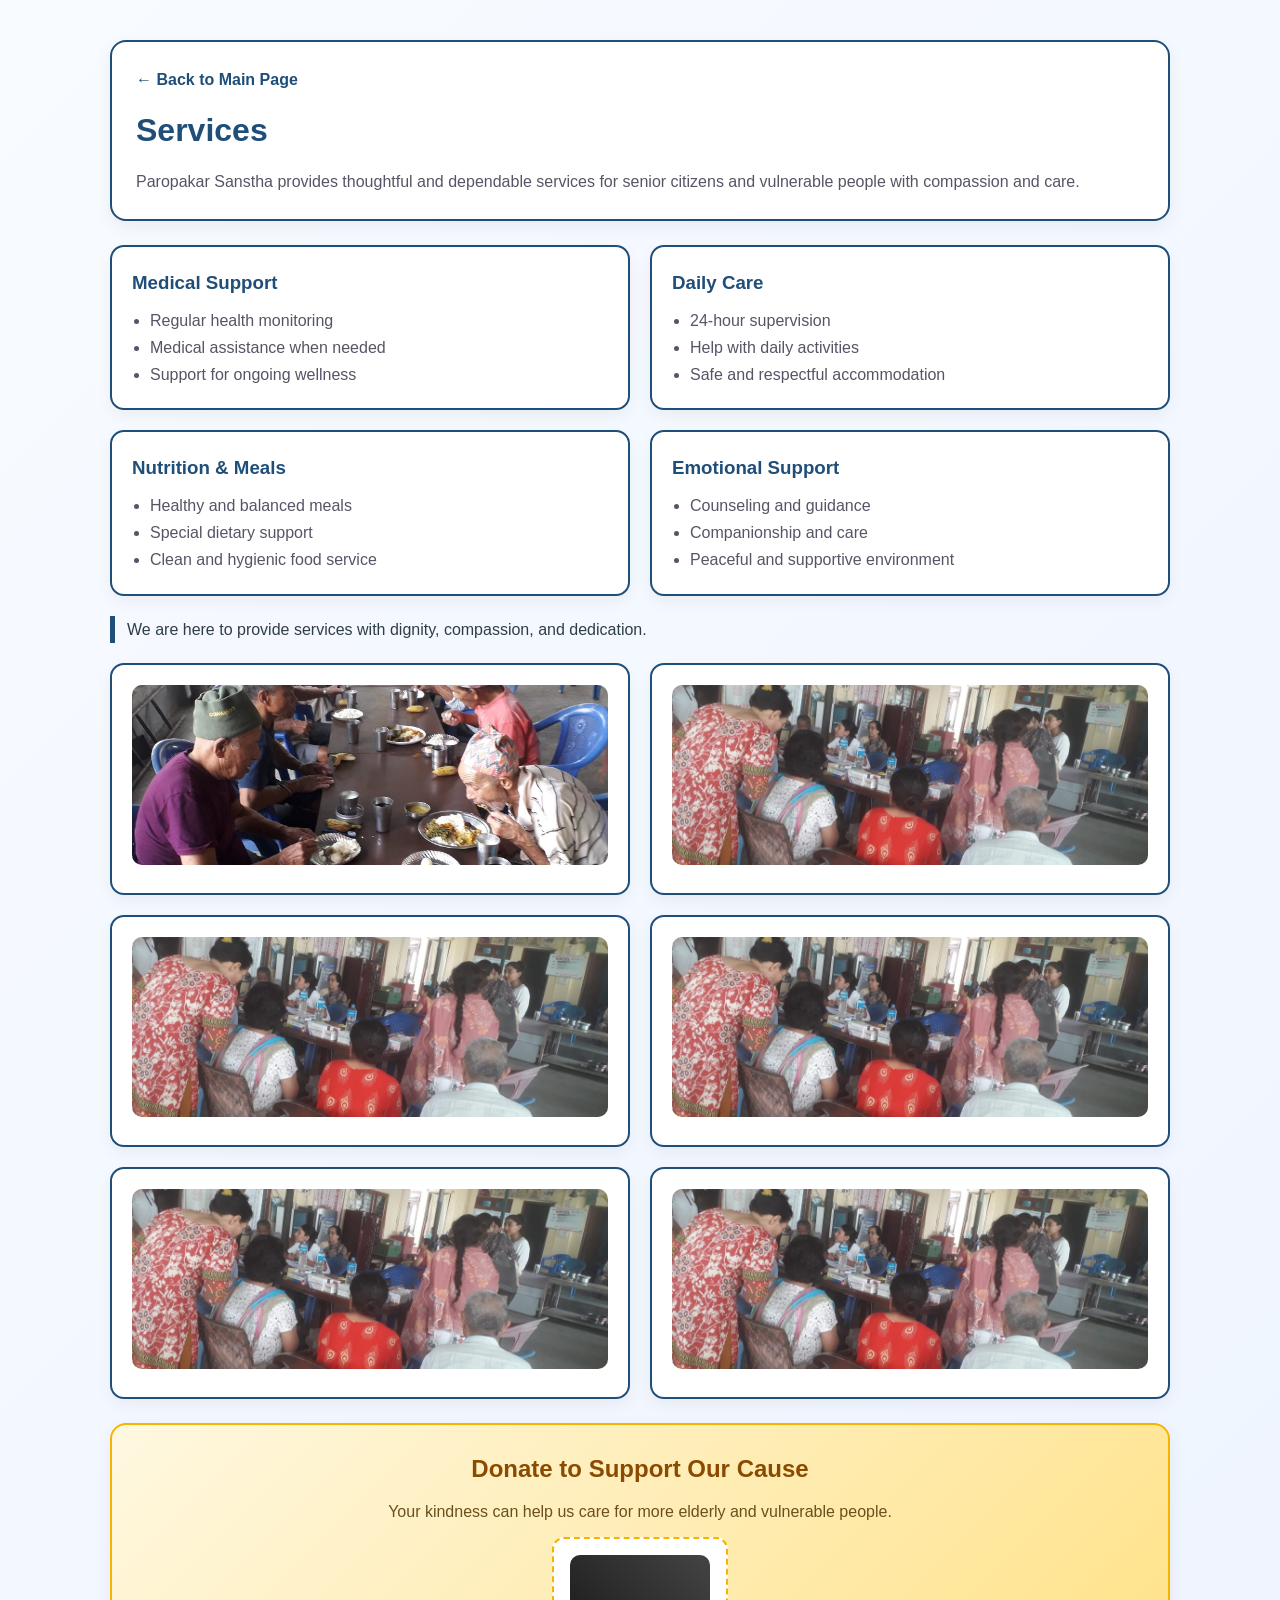
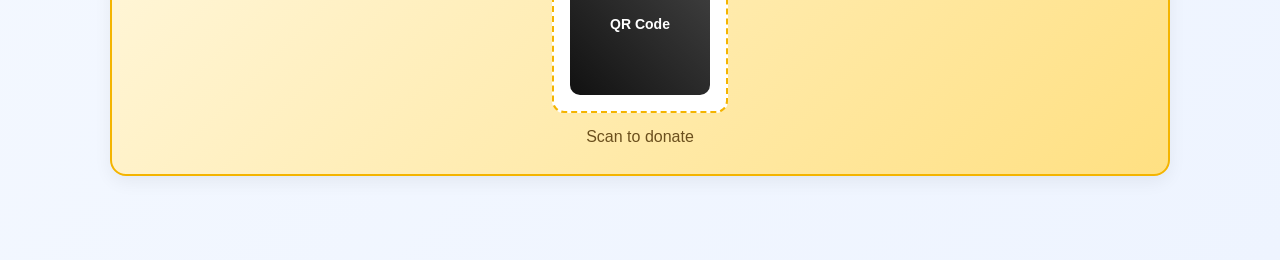
<file: pages/services.html>
<!DOCTYPE html>
<html lang="en">

<head>
    <meta charset="UTF-8">
    <meta name="viewport" content="width=device-width, initial-scale=1.0">
    <title>Services | Paropakar Sanstha</title>
    <style>
        * {
            box-sizing: border-box;
            margin: 0;
            padding: 0;
            font-family: Arial, sans-serif;
        }

        body {
            background: linear-gradient(135deg, #f8fbff, #eef4ff);
            color: #2f3e46;
            line-height: 1.7;
        }

        .page {
            max-width: 1100px;
            margin: 0 auto;
            padding: 40px 20px 60px;
        }

        .header-box {
            border: 2px solid #1f4e79;
            border-radius: 16px;
            padding: 24px;
            background: #fff;
            margin-bottom: 24px;
            box-shadow: 0 6px 18px rgba(0, 0, 0, 0.06);
        }

        .header-box h1 {
            color: #1f4e79;
            margin-bottom: 10px;
            font-size: 32px;
        }

        .header-box p {
            color: #556;
        }

        .services-grid {
            display: grid;
            grid-template-columns: repeat(2, 1fr);
            gap: 20px;
        }

        .service-card {
            border: 2px solid #1f4e79;
            border-radius: 14px;
            padding: 20px;
            background: #ffffff;
            box-shadow: 0 6px 16px rgba(0, 0, 0, 0.05);
        }

        .service-card h3 {
            color: #1f4e79;
            margin-bottom: 8px;
        }

        .service-card ul {
            padding-left: 18px;
            color: #556;
        }

        .highlight {
            margin-top: 20px;
            border-left: 5px solid #1f4e79;
            padding-left: 12px;
            color: #2f3e46;
        }

        @media (max-width: 768px) {
            .page {
                padding: 24px 14px 44px;
            }

            .header-box,
            .service-card {
                padding: 20px 16px;
                border-radius: 10px;
            }

            .header-box h1 {
                font-size: 28px;
                line-height: 1.2;
            }

            .services-grid {
                grid-template-columns: 1fr;
            }
        }
    </style>
</head>

<body>
    <div class="page">
        <div class="header-box">
            <a href="../index.html"
                style="display: inline-block; margin-bottom: 10px; color: #1f4e79; text-decoration: none; font-weight: bold;">&larr;
                Back to Main Page</a>
            <h1>Services</h1>
            <p>Paropakar Sanstha provides thoughtful and dependable services for senior citizens and vulnerable people
                with compassion and care.</p>
        </div>

        <div class="services-grid">
            <div class="service-card">
                <h3>Medical Support</h3>
                <ul>
                    <li>Regular health monitoring</li>
                    <li>Medical assistance when needed</li>
                    <li>Support for ongoing wellness</li>
                </ul>
            </div>

            <div class="service-card">
                <h3>Daily Care</h3>
                <ul>
                    <li>24-hour supervision</li>
                    <li>Help with daily activities</li>
                    <li>Safe and respectful accommodation</li>
                </ul>
            </div>

            <div class="service-card">
                <h3>Nutrition & Meals</h3>
                <ul>
                    <li>Healthy and balanced meals</li>
                    <li>Special dietary support</li>
                    <li>Clean and hygienic food service</li>
                </ul>
            </div>

            <div class="service-card">
                <h3>Emotional Support</h3>
                <ul>
                    <li>Counseling and guidance</li>
                    <li>Companionship and care</li>
                    <li>Peaceful and supportive environment</li>
                </ul>
            </div>
        </div>

        <div class="highlight">
            <p>We are here to provide services with dignity, compassion, and dedication.</p>
        </div>

        <div class="services-grid" style="margin-top: 20px;">
            <div class="service-card">
                <img src="../photos/eating.jpg" alt="Meal service"
                    style="width: 100%; height: 180px; object-fit: cover; border-radius: 10px;">
            </div>
            <div class="service-card">
                <img src="../photos/medicalcare.jpg" alt="Medical care"
                    style="width: 100%; height: 180px; object-fit: cover; border-radius: 10px;">
            </div>
            <div class="service-card">
                <img src="../photos/medicalcare.jpg" alt="Medical care"
                    style="width: 100%; height: 180px; object-fit: cover; border-radius: 10px;">
            </div>
            <div class="service-card">
                <img src="../photos/medicalcare.jpg" alt="Medical care"
                    style="width: 100%; height: 180px; object-fit: cover; border-radius: 10px;">
            </div>
            <div class="service-card">
                <img src="../photos/medicalcare.jpg" alt="Medical care"
                    style="width: 100%; height: 180px; object-fit: cover; border-radius: 10px;">
            </div>
            <div class="service-card">
                <img src="../photos/medicalcare.jpg" alt="Medical care"
                    style="width: 100%; height: 180px; object-fit: cover; border-radius: 10px;">
            </div>
        </div>

        <div class="header-box"
            style="margin-top: 24px; text-align: center; background: linear-gradient(135deg, #fff8e1, #ffe082); border-color: #f4b400;">
            <h2 style="color: #8a4b00; margin-bottom: 8px;">Donate to Support Our Cause</h2>
            <p style="color: #6b4f1d; margin-bottom: 12px;">Your kindness can help us care for more elderly and
                vulnerable people.</p>
            <div
                style="display: inline-block; padding: 16px; border: 2px dashed #f4b400; border-radius: 12px; background: #fff;">
                <div
                    style="width: 140px; height: 140px; background: linear-gradient(45deg, #111, #444); border-radius: 10px; margin: 0 auto; display: flex; align-items: center; justify-content: center; color: white; font-size: 14px; font-weight: bold;">
                    QR Code</div>
            </div>
            <p style="margin-top: 10px; color: #6b4f1d;">Scan to donate</p>
        </div>
    </div>
</body>

</html>
</file>
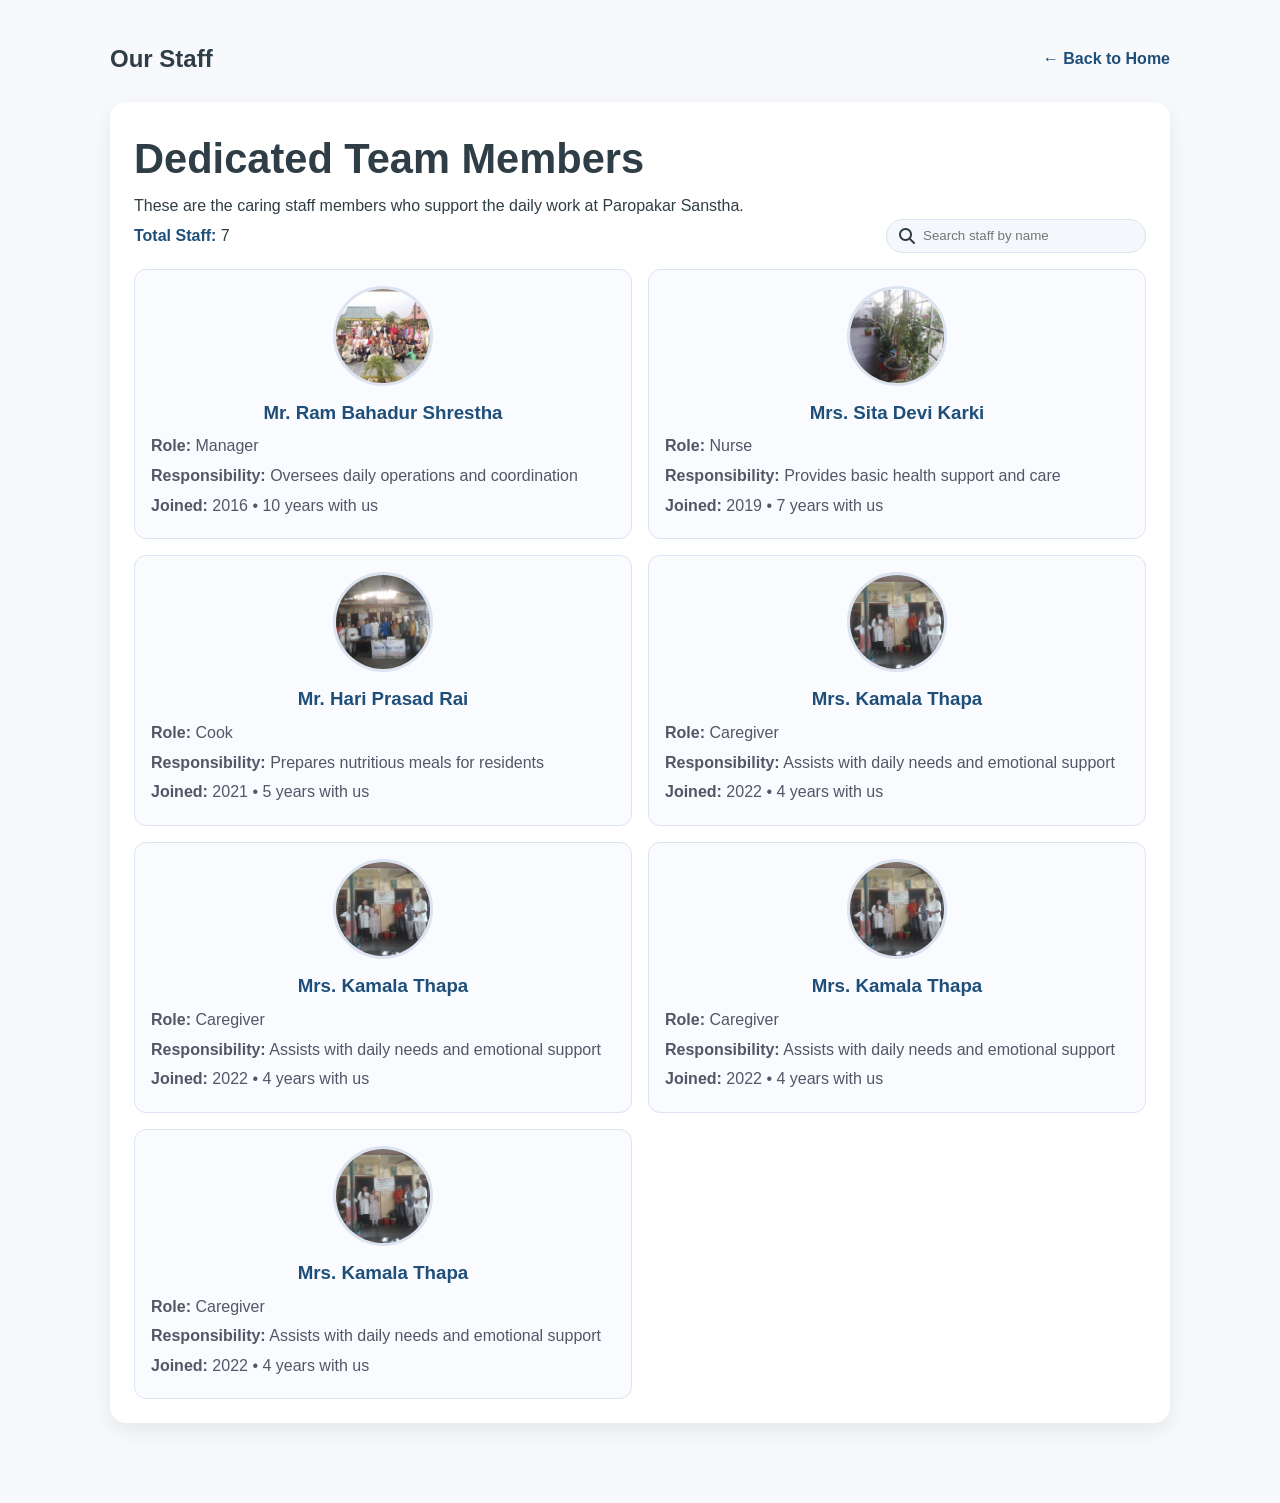
<file: pages/staff.html>
<!DOCTYPE html>
<html lang="en">

<head>
    <meta charset="UTF-8">
    <meta name="viewport" content="width=device-width, initial-scale=1.0">
    <title>Staff | Paropakar Sanstha</title>
    <link rel="stylesheet" href="../css/style.css">
    <link rel="stylesheet" href="https://cdn.jsdelivr.net/npm/@fortawesome/fontawesome-free@6.6.0/css/all.min.css">
    <style>
        body {
            background: #f7f9fc;
            color: #2f3e46;
        }

        .page {
            max-width: 1100px;
            margin: 0 auto;
            padding: 40px 20px 60px;
        }

        .topbar {
            display: flex;
            justify-content: space-between;
            align-items: center;
            margin-bottom: 24px;
        }

        .topbar a {
            text-decoration: none;
            color: #1f4e79;
            font-weight: bold;
        }

        .card {
            background: #fff;
            border-radius: 16px;
            padding: 24px;
            box-shadow: 0 8px 22px rgba(0, 0, 0, 0.08);
            margin-bottom: 20px;
        }

        .staff-grid {
            display: grid;
            grid-template-columns: repeat(2, 1fr);
            gap: 16px;
        }

        .staff-card {
            border: 1px solid #dbe4f0;
            border-radius: 12px;
            padding: 16px;
            background: #f9fbff;
        }

        .staff-photo {
            width: 100px;
            height: 100px;
            object-fit: cover;
            border-radius: 50%;
            display: block;
            margin: 0 auto 12px;
            border: 3px solid #dbe4f0;
        }

        .staff-card h3 {
            color: #1f4e79;
            margin-bottom: 6px;
            text-align: center;
        }

        .staff-card p {
            margin-bottom: 4px;
            color: #556;
        }

        .staff-summary {
            display: flex;
            justify-content: space-between;
            align-items: center;
            gap: 16px;
            flex-wrap: wrap;
            margin-bottom: 16px;
        }

        .staff-summary strong {
            color: #1f4e79;
        }

        .search-box {
            display: flex;
            align-items: center;
            background: #f4f7fb;
            border: 1px solid #dbe4f0;
            border-radius: 999px;
            padding: 8px 12px;
            min-width: 260px;
        }

        .search-box input {
            border: none;
            outline: none;
            background: transparent;
            width: 100%;
            margin-left: 8px;
            color: #2f3e46;
        }

        .no-results {
            display: none;
            padding: 12px;
            text-align: center;
            color: #6b7280;
        }

        @media (max-width: 768px) {
            .page {
                padding: 24px 14px 44px;
            }

            .topbar {
                align-items: flex-start;
                flex-direction: column;
                gap: 8px;
            }

            .card {
                padding: 20px 14px;
                border-radius: 10px;
            }

            .search-box {
                min-width: 0;
                width: 100%;
            }

            .staff-grid {
                grid-template-columns: 1fr;
            }
        }
    </style>
</head>

<body>
    <div class="page">
        <div class="topbar">
            <h2>Our Staff</h2>
            <a href="../index.html">&larr; Back to Home</a>
        </div>

        <div class="card">
            <h1>Dedicated Team Members</h1>
            <p>These are the caring staff members who support the daily work at Paropakar Sanstha.</p>

            <div class="staff-summary">
                <div><strong>Total Staff:</strong> <span id="staff-count">4</span></div>
                <div class="search-box">
                    <i class="fa-solid fa-magnifying-glass"></i>
                    <input type="text" id="staffSearch" placeholder="Search staff by name">
                </div>
            </div>

            <div class="staff-grid">
                <div class="staff-card" data-name="ram bahadur shrestha" data-joined="2016">
                    <img class="staff-photo" src="../images/1.jpg" alt="Profile photo of Mr. Ram Bahadur Shrestha">
                    <h3>Mr. Ram Bahadur Shrestha</h3>
                    <p><strong>Role:</strong> Manager</p>
                    <p><strong>Responsibility:</strong> Oversees daily operations and coordination</p>
                    <p class="years-label" data-joined="2016"></p>
                </div>
                <div class="staff-card" data-name="sita devi karki" data-joined="2019">
                    <img class="staff-photo" src="../images/2.jpg" alt="Profile photo of Mrs. Sita Devi Karki">
                    <h3>Mrs. Sita Devi Karki</h3>
                    <p><strong>Role:</strong> Nurse</p>
                    <p><strong>Responsibility:</strong> Provides basic health support and care</p>
                    <p class="years-label" data-joined="2019"></p>
                </div>
                <div class="staff-card" data-name="hari prasad rai" data-joined="2021">
                    <img class="staff-photo" src="../images/3.jpg" alt="Profile photo of Mr. Hari Prasad Rai">
                    <h3>Mr. Hari Prasad Rai</h3>
                    <p><strong>Role:</strong> Cook</p>
                    <p><strong>Responsibility:</strong> Prepares nutritious meals for residents</p>
                    <p class="years-label" data-joined="2021"></p>
                </div>
                <div class="staff-card" data-name="kamala thapa" data-joined="2022">
                    <img class="staff-photo" src="../photos/sewa.jpg" alt="Profile photo of Mrs. Kamala Thapa">
                    <h3>Mrs. Kamala Thapa</h3>
                    <p><strong>Role:</strong> Caregiver</p>
                    <p><strong>Responsibility:</strong> Assists with daily needs and emotional support</p>
                    <p class="years-label" data-joined="2022"></p>
                </div>
                <div class="staff-card" data-name="kamala thapa" data-joined="2022">
                    <img class="staff-photo" src="../photos/sewa.jpg" alt="Profile photo of Mrs. Kamala Thapa">
                    <h3>Mrs. Kamala Thapa</h3>
                    <p><strong>Role:</strong> Caregiver</p>
                    <p><strong>Responsibility:</strong> Assists with daily needs and emotional support</p>
                    <p class="years-label" data-joined="2022"></p>
                </div>
                <div class="staff-card" data-name="kamala thapa" data-joined="2022">
                    <img class="staff-photo" src="../photos/sewa.jpg" alt="Profile photo of Mrs. Kamala Thapa">
                    <h3>Mrs. Kamala Thapa</h3>
                    <p><strong>Role:</strong> Caregiver</p>
                    <p><strong>Responsibility:</strong> Assists with daily needs and emotional support</p>
                    <p class="years-label" data-joined="2022"></p>
                </div>
                <div class="staff-card" data-name="kamala thapa" data-joined="2022">
                    <img class="staff-photo" src="../photos/sewa.jpg" alt="Profile photo of Mrs. Kamala Thapa">
                    <h3>Mrs. Kamala Thapa</h3>
                    <p><strong>Role:</strong> Caregiver</p>
                    <p><strong>Responsibility:</strong> Assists with daily needs and emotional support</p>
                    <p class="years-label" data-joined="2022"></p>
                </div>
            </div>

            <div id="no-results" class="no-results">No staff found matching your search.</div>
        </div>
    </div>

    <script>
        const searchInput = document.getElementById('staffSearch');
        const staffCards = Array.from(document.querySelectorAll('.staff-card'));
        const noResults = document.getElementById('no-results');
        const countLabel = document.getElementById('staff-count');

        document.querySelectorAll('.years-label').forEach((label) => {
            const joined = parseInt(label.dataset.joined, 10);
            const years = new Date().getFullYear() - joined;
            label.innerHTML = `<strong>Joined:</strong> ${joined} &bull; ${years} year${years === 1 ? '' : 's'} with us`;
        });

        function updateStaffList() {
            const query = searchInput.value.trim().toLowerCase();
            let visibleCount = 0;

            staffCards.forEach((card) => {
                const name = card.dataset.name.toLowerCase();
                const matches = name.includes(query);
                card.style.display = matches ? 'block' : 'none';
                if (matches) visibleCount += 1;
            });

            noResults.style.display = visibleCount === 0 ? 'block' : 'none';
            countLabel.textContent = visibleCount;
        }

        searchInput.addEventListener('input', updateStaffList);
        updateStaffList();
    </script>
</body>

</html>
</file>
<file: css/style.css>
* {
    box-sizing: border-box;
    margin: 0;
    padding: 0;
}

html {
    scroll-behavior: smooth;
}

body {
    color: #172033;
    font-family: Arial, Helvetica, sans-serif;
    line-height: 1.6;
    overflow-x: hidden;
    background: #f6f8fb;
}

img {
    display: block;
    max-width: 100%;
}

.header {
    min-height: 100svh;
    width: 100%;
    position: relative;
    overflow: hidden;
    background: #0f172a;
}

.header::after {
    content: "";
    position: absolute;
    inset: 0;
    background: rgba(4, 9, 30, 0.55);
    z-index: 1;
}

.carousel-slide {
    position: absolute;
    inset: 0;
    z-index: 0;
}

.carousel-slide img {
    width: 100%;
    height: 100%;
    object-fit: cover;
    position: absolute;
    inset: 0;
    opacity: 0;
    transition: opacity 1s ease;
}

.carousel-slide img.active {
    opacity: 1;
}

nav {
    width: min(1180px, 100%);
    margin: 0 auto;
    display: flex;
    padding: clamp(14px, 2.5vw, 28px) clamp(18px, 5vw, 70px);
    justify-content: space-between;
    align-items: center;
    gap: 20px;
    position: relative;
    z-index: 3;
}

nav img {
    width: clamp(58px, 8vw, 100px);
    height: auto;
}

.nav-links {
    flex: 1;
    text-align: right;
}

.nav-links ul {
    display: flex;
    justify-content: flex-end;
    align-items: center;
    gap: clamp(10px, 1.8vw, 24px);
    list-style: none;
}

.nav-links ul li {
    position: relative;
}

.nav-links ul li a {
    color: #fff;
    text-decoration: none;
    font-size: clamp(13px, 1.3vw, 18px);
    font-weight: 700;
    letter-spacing: 0;
}

.nav-links ul li::after {
    content: "";
    width: 0;
    height: 2px;
    background: #f44336;
    display: block;
    margin: 4px auto 0;
    transition: width 0.35s ease;
}

.nav-links ul li:hover::after {
    width: 100%;
}

nav .fa {
    display: none;
}

.text-box {
    width: min(920px, calc(100% - 32px));
    color: #fff;
    position: absolute;
    top: 52%;
    left: 50%;
    transform: translate(-50%, -50%);
    text-align: center;
    z-index: 2;
}

.text-box h1 {
    color: #fff;
    font-size: clamp(2rem, 6vw, 4.8rem);
    line-height: 1.08;
    font-weight: 800;
    margin-bottom: 22px;
}

#moreDetails {
    width: min(520px, 92%);
    margin: 10px auto 18px;
    padding: 14px 18px;
    background: rgba(255, 255, 255, 0.18);
    border: 1px solid rgba(255, 255, 255, 0.25);
    border-radius: 8px;
    text-align: center;
    box-shadow: 0 6px 20px rgba(0, 0, 0, 0.2);
    backdrop-filter: blur(4px);
}

#moreDetails p {
    color: #fff;
    font-size: clamp(14px, 2vw, 16px);
}

.hero-btn {
    display: inline-flex;
    min-height: 42px;
    align-items: center;
    justify-content: center;
    text-decoration: none;
    color: #fff;
    border: 1px solid #fff;
    border-radius: 4px;
    padding: 10px 22px;
    font-size: 14px;
    font-weight: 700;
    background: transparent;
    cursor: pointer;
    transition: background 0.25s ease, border-color 0.25s ease;
}

.hero-btn:hover {
    border-color: #f44336;
    background: #f44336;
}

h1 {
    font-size: clamp(1.8rem, 4vw, 2.6rem);
    font-weight: 700;
}

.member {
    width: min(1180px, calc(100% - 32px));
    margin: 0 auto;
    padding: 60px 0;
}

.team-member {
    width: min(1180px, calc(100% - 32px));
    margin: 0 auto;
    padding: clamp(44px, 7vw, 80px) 0;
}

.member>h1 {
    text-align: center;
    font-size: clamp(28px, 4vw, 42px);
    margin-bottom: 35px;
    color: #172033;
}

.team-member>h1 {
    text-align: center;
    margin-bottom: clamp(22px, 4vw, 38px);
    color: #172033;
}

.row {
    display: grid;
    grid-template-columns: auto;
    gap: 28px;
    margin-bottom: 28px;
}

.member-col {
    min-width: 0;
    background: #101827;
    border-radius: 10px;
    padding: 28px;
    text-align: center;
    box-shadow: 0 14px 30px rgba(15, 23, 42, 0.12);
}

.member-col h1 {
    color: #fff;
    font-size: clamp(22px, 3vw, 32px);
    margin-bottom: 16px;
}

.member-col img {
    width: min(260px, 80vw);
    aspect-ratio: 1;
    object-fit: cover;
    border-radius: 50%;
    margin: 0 auto 18px;
}

.member-col p {
    color: #fff;
    font-size: clamp(15px, 2vw, 19px);
    line-height: 1.6;
}

.team-member-div {
    background-color: #0f172a;
    border-radius: 8px;
    padding: clamp(18px, 4vw, 36px);
}

.team-grid {
    display: grid;
    grid-template-columns: repeat(3, minmax(0, 1fr));
    gap: clamp(16px, 3vw, 28px);
}

.team-card {
    min-width: 0;
    text-align: center;
}

.team-card img {
    width: 100%;
    aspect-ratio: 1;
    object-fit: cover;
    border-radius: 8px;
}

.team-card p {
    color: #fff;
    font-size: clamp(1.1rem, 2.8vw, 1.8rem);
    font-weight: 700;
    margin-top: 12px;
}

.campus {
    min-height: 24px;
}

.footer {
    background: #101827;
    width: 100%;
    text-align: center;
    padding: clamp(30px, 5vw, 46px) 18px;
}

.footer h4 {
    color: #fff;
    margin-bottom: 16px;
    font-size: 1.2rem;
}

.footer p {
    color: #fff;
    max-width: 780px;
    margin: 0 auto;
}

.footer hr {
    width: min(680px, 100%);
    margin: 18px auto;
    border: 0;
    border-top: 1px solid rgba(255, 255, 255, 0.22);
}

.fa-heart {
    color: #f44336;
}

@media (max-width: 900px) {
    nav {
        padding-inline: 18px;
    }

    .nav-links {
        position: fixed;
        background: #b22222;
        height: 100svh;
        width: min(260px, 82vw);
        top: 0;
        right: -280px;
        text-align: left;
        z-index: 4;
        transition: right 0.35s ease;
        padding: 22px;
        box-shadow: -10px 0 26px rgba(0, 0, 0, 0.22);
    }

    .nav-links ul {
        display: flex;
        flex-direction: column;
        align-items: flex-start;
        gap: 18px;
        padding-top: 42px;
    }

    .nav-links ul li a {
        font-size: 17px;
    }

    nav .fa {
        display: block;
        color: #fff;
        margin: 4px;
        font-size: 24px;
        cursor: pointer;
    }

    .nav-links .fa {
        position: absolute;
        top: 16px;
        right: 16px;
    }

    .row {
        grid-template-columns: 1fr;
    }
}

@media (max-width: 768px) {
    .member {
        width: calc(100% - 24px);
        padding: 45px 0;
    }

    .row {
        grid-template-columns: 1fr;
        gap: 20px;
    }

    .member-col {
        padding: 22px 16px;
    }
}

@media (max-width: 680px) {
    .header {
        min-height: 88svh;
    }

    .text-box {
        top: 54%;
    }

    .hero-btn {
        width: min(260px, 100%);
    }

    .member,
    .team-member {
        width: min(100% - 24px, 1180px);
    }

    .member-col {
        padding: 18px;
    }

    .team-grid {
        grid-template-columns: 1fr;
    }
}

@media (max-width: 480px) {
    .member>h1 {
        font-size: 26px;
    }

    .member-col img {
        width: min(220px, 75vw);
    }

    .member-col p {
        font-size: 15px;
    }
}

@media (min-width: 681px) and (max-width: 980px) {
    .team-grid {
        grid-template-columns: repeat(2, minmax(0, 1fr));
    }
}

h3 {
    color: white;
}
</file>
